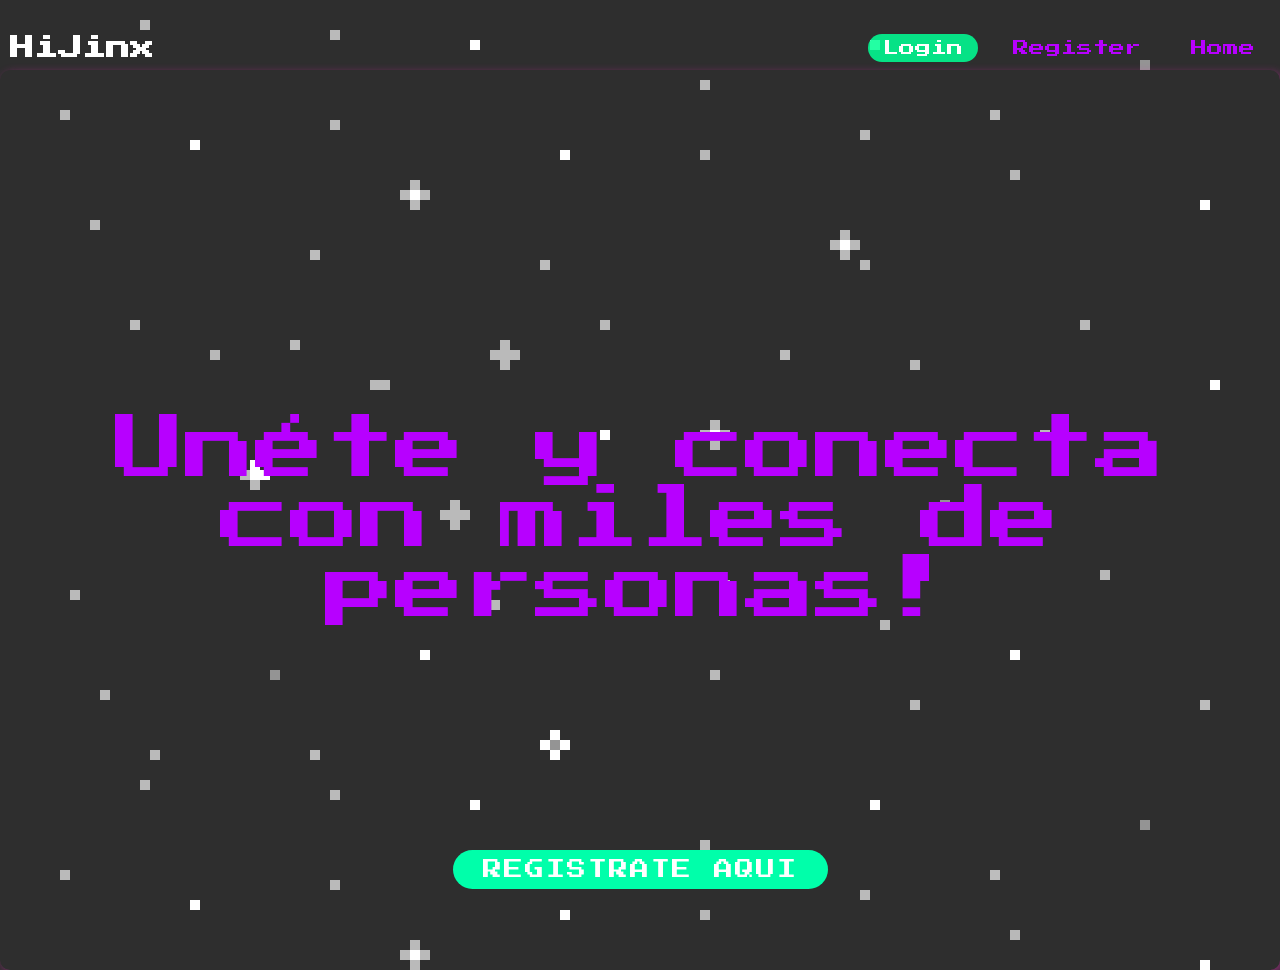
<file: html/index.html>
<!DOCTYPE html>
<html>
  <head>
    <meta charset="UTF-8">
    <meta http-equiv="X-UA-Compatible" content="IE=edge">
    <meta name="viewport" content="width=device-width, initial-scale=1.0">
    <title>HiJinx</title>
    <link href="https://fonts.googleapis.com/css2?family=Quantico&display=swap" rel="stylesheet"> 
    <link rel="stylesheet" href="../css/style_v2.css">
  </head>
  <body>
    <header id="header">
      <a href="#" class="logo">HiJinx</a>
      <ul>
        <li class="button" onclick="location='login.html'"><a href="#" class="active" >Login</a></li>
        <li class="button" onclick="location='crear cuenta.html'"><a href="#">Register</a></li>
        <li class="button" onclick="location='homepage.html'"><a href="#">Home</a></li>
      </ul>
    </header>
    <section>
      <p id="text">Unéte y conecta con miles de personas!</p> 
      <a href="#" id="btn" onclick="location='crear cuenta.html'">REGISTRATE AQUI</a>
    </section>
  <script src="../js/script.js"></script>
  </body>
</html>
</file>
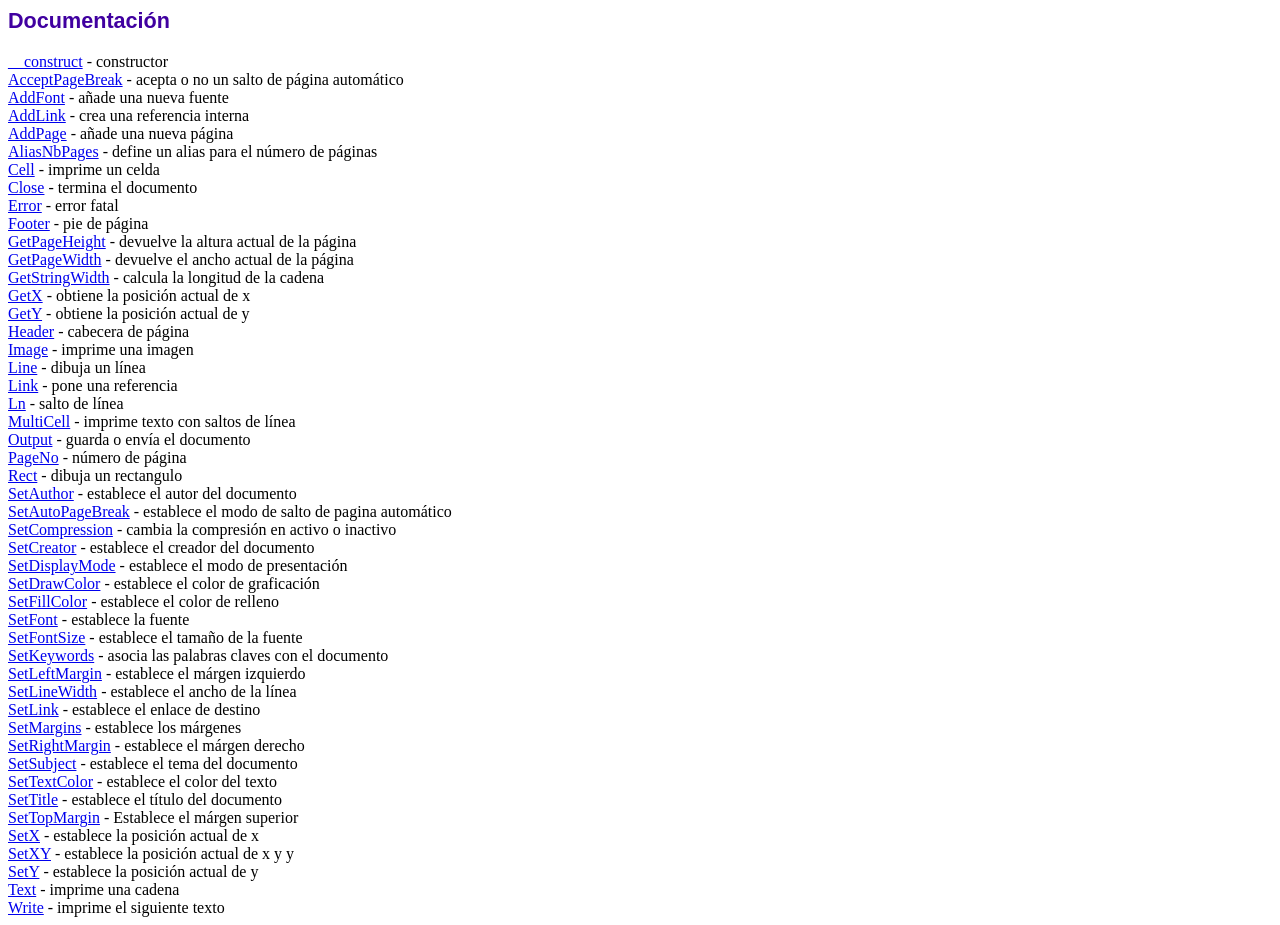
<file: lib/fpdf/doc/index.htm>
<!DOCTYPE html PUBLIC "-//W3C//DTD HTML 4.01 Transitional//EN">
<html>
<head>
<meta http-equiv="Content-Type" content="text/html; charset=UTF-8">
<title>Documentación</title>
<link type="text/css" rel="stylesheet" href="../fpdf.css">
</head>
<body>
<h1>Documentación</h1>
<a href="__construct.htm">__construct</a> - constructor<br>
<a href="acceptpagebreak.htm">AcceptPageBreak</a> - acepta o no un salto de página automático<br>
<a href="addfont.htm">AddFont</a> - añade una nueva fuente<br>
<a href="addlink.htm">AddLink</a> - crea una referencia interna<br>
<a href="addpage.htm">AddPage</a> - añade una nueva página<br>
<a href="aliasnbpages.htm">AliasNbPages</a> - define un alias para el número de páginas<br>
<a href="cell.htm">Cell</a> - imprime un celda<br>
<a href="close.htm">Close</a> - termina el documento<br>
<a href="error.htm">Error</a> - error fatal<br>
<a href="footer.htm">Footer</a> - pie de página<br>
<a href="getpageheight.htm">GetPageHeight</a> - devuelve la altura actual de la página<br>
<a href="getpagewidth.htm">GetPageWidth</a> - devuelve el ancho actual de la página<br>
<a href="getstringwidth.htm">GetStringWidth</a> - calcula la longitud de la cadena<br>
<a href="getx.htm">GetX</a> - obtiene la posición actual de x<br>
<a href="gety.htm">GetY</a> - obtiene la posición actual de y<br>
<a href="header.htm">Header</a> - cabecera de página<br>
<a href="image.htm">Image</a> - imprime una imagen<br>
<a href="line.htm">Line</a> - dibuja un línea<br>
<a href="link.htm">Link</a> - pone una referencia<br>
<a href="ln.htm">Ln</a> - salto de línea<br>
<a href="multicell.htm">MultiCell</a> - imprime texto con saltos de línea<br>
<a href="output.htm">Output</a> - guarda o envía el documento<br>
<a href="pageno.htm">PageNo</a> - número de página<br>
<a href="rect.htm">Rect</a> - dibuja un rectangulo<br>
<a href="setauthor.htm">SetAuthor</a> - establece el autor del documento<br>
<a href="setautopagebreak.htm">SetAutoPageBreak</a> - establece el modo de salto de pagina automático<br>
<a href="setcompression.htm">SetCompression</a> - cambia la compresión en activo o inactivo<br>
<a href="setcreator.htm">SetCreator</a> - establece el creador del documento<br>
<a href="setdisplaymode.htm">SetDisplayMode</a> - establece el modo de presentación<br>
<a href="setdrawcolor.htm">SetDrawColor</a> - establece el color de graficación<br>
<a href="setfillcolor.htm">SetFillColor</a> - establece el color de relleno<br>
<a href="setfont.htm">SetFont</a> - establece la fuente<br>
<a href="setfontsize.htm">SetFontSize</a> - establece el tamaño de la fuente<br>
<a href="setkeywords.htm">SetKeywords</a> - asocia las palabras claves con el documento<br>
<a href="setleftmargin.htm">SetLeftMargin</a> - establece el márgen izquierdo<br>
<a href="setlinewidth.htm">SetLineWidth</a> - establece el ancho de la línea<br>
<a href="setlink.htm">SetLink</a> - establece el enlace de destino<br>
<a href="setmargins.htm">SetMargins</a> - establece los márgenes<br>
<a href="setrightmargin.htm">SetRightMargin</a> - establece el márgen derecho<br>
<a href="setsubject.htm">SetSubject</a> - establece el tema del documento<br>
<a href="settextcolor.htm">SetTextColor</a> - establece el color del texto<br>
<a href="settitle.htm">SetTitle</a> - establece el título del documento<br>
<a href="settopmargin.htm">SetTopMargin</a> - Establece el márgen superior<br>
<a href="setx.htm">SetX</a> - establece la posición actual de x<br>
<a href="setxy.htm">SetXY</a> - establece la posición actual de x y y<br>
<a href="sety.htm">SetY</a> - establece la posición actual de y<br>
<a href="text.htm">Text</a> - imprime una cadena<br>
<a href="write.htm">Write</a> - imprime el siguiente texto<br>
</body>
</html>
</file>
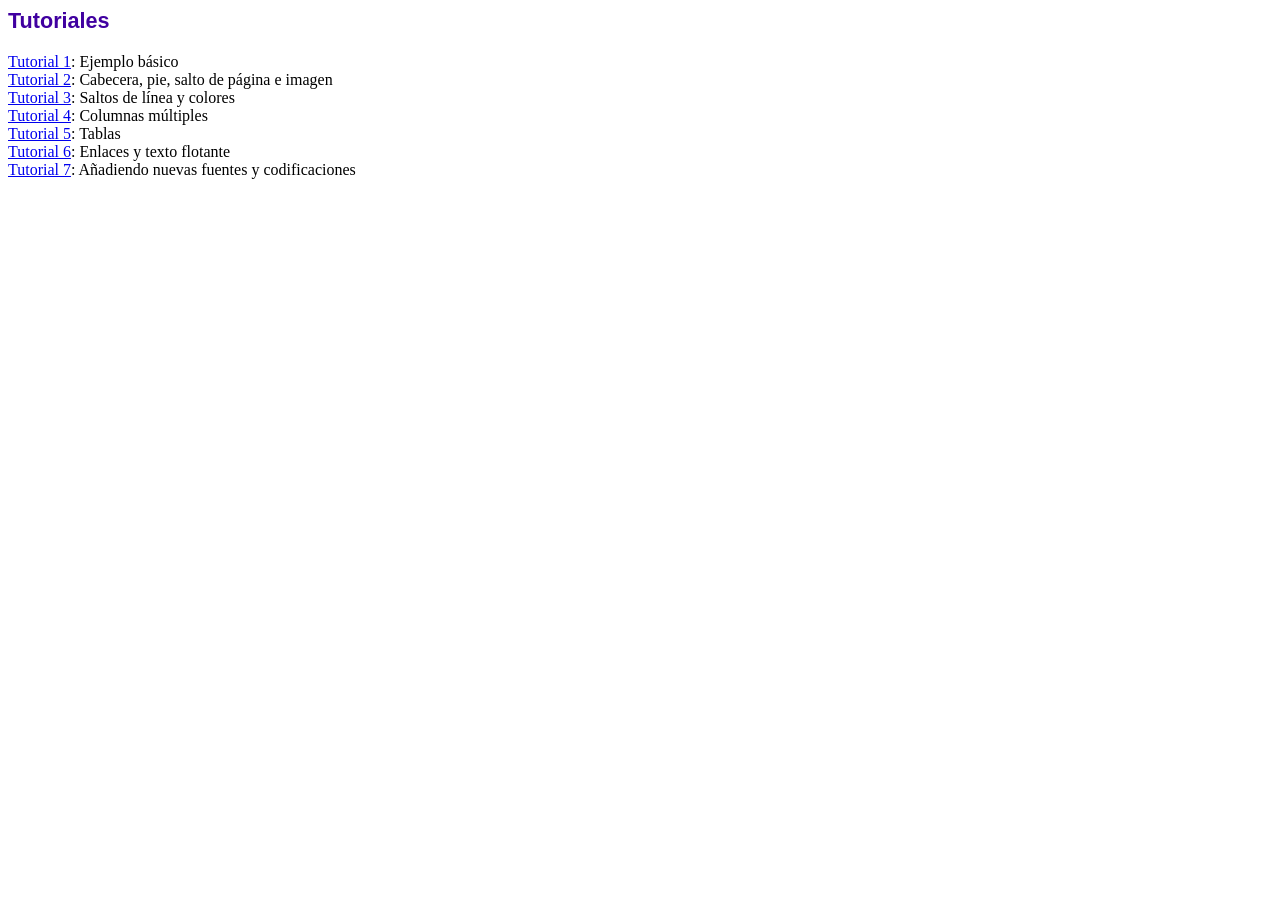
<file: lib/fpdf/tutorial/index.htm>
<!DOCTYPE html PUBLIC "-//W3C//DTD HTML 4.01 Transitional//EN">
<html>
<head>
<meta http-equiv="Content-Type" content="text/html; charset=UTF-8">
<title>Tutoriales</title>
<link type="text/css" rel="stylesheet" href="../fpdf.css">
</head>
<body>
<h1>Tutoriales</h1>
<ul style="list-style-type:none; margin-left:0; padding-left:0">
<li><a href="tuto1.htm">Tutorial 1</a>: Ejemplo básico</li>
<li><a href="tuto2.htm">Tutorial 2</a>: Cabecera, pie, salto de página e imagen</li>
<li><a href="tuto3.htm">Tutorial 3</a>: Saltos de línea y colores</li>
<li><a href="tuto4.htm">Tutorial 4</a>: Columnas múltiples</li>
<li><a href="tuto5.htm">Tutorial 5</a>: Tablas</li>
<li><a href="tuto6.htm">Tutorial 6</a>: Enlaces y texto flotante</li>
<li><a href="tuto7.htm">Tutorial 7</a>: Añadiendo nuevas fuentes y codificaciones</li>
</ul>
</body>
</html>
</file>
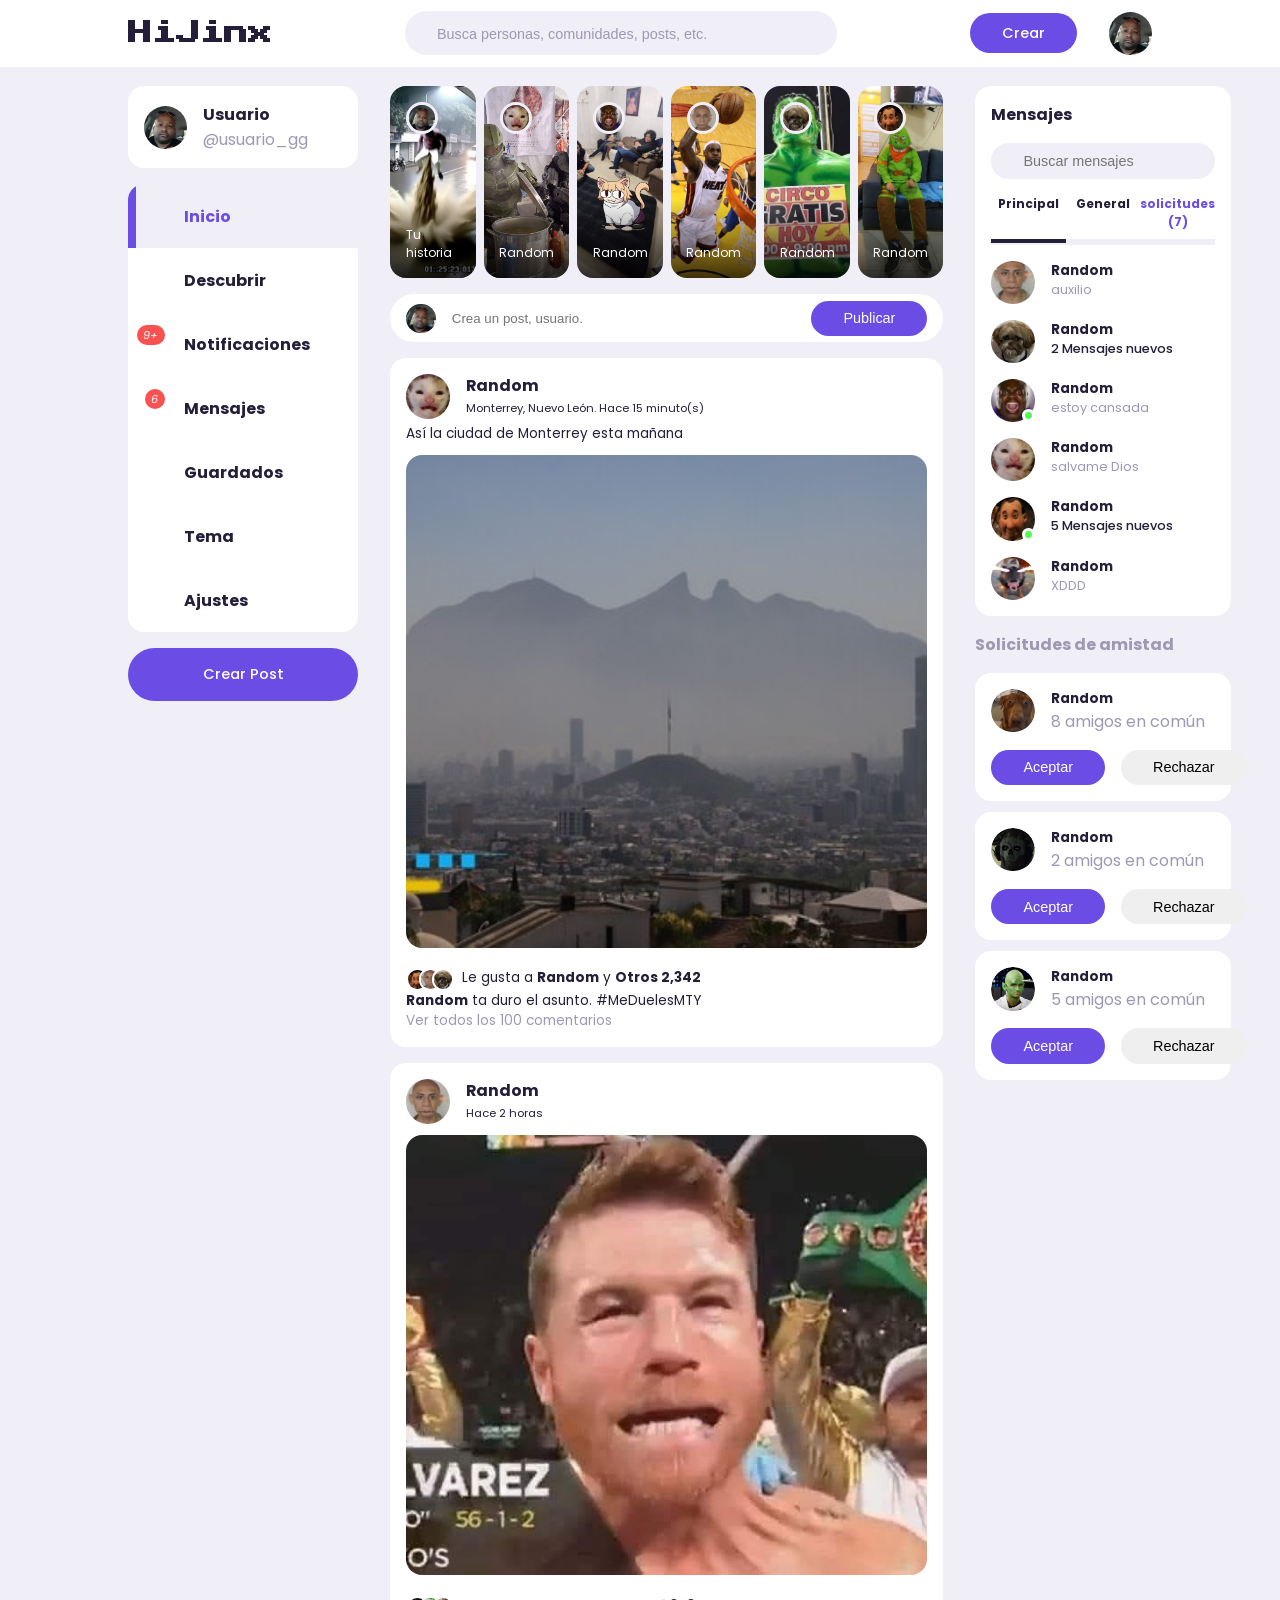
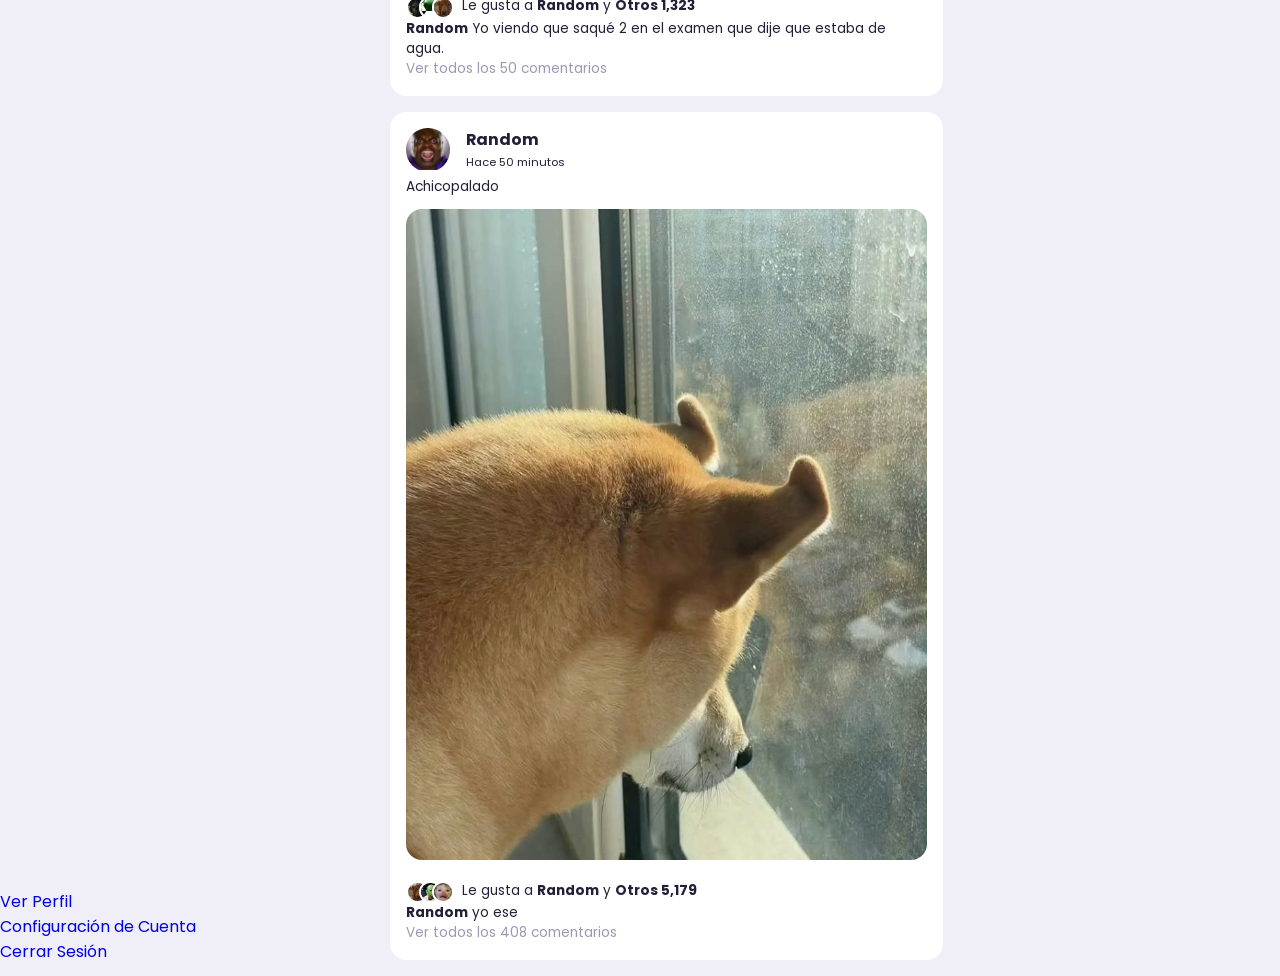
<file: html/homepage.html>
<!DOCTYPE html>
<html lang="en">

<head>
    <meta charset="UTF-8">
    <meta http-equiv="X-UA-Compatible" content="IE=edge">
    <meta name="viewport" content="width=device-width, initial-scale=1.0">
    <title>HiJinx - Proyecto BDM y WEB II por Victor y Rebeca</title>
    <link href="https://fonts.googleapis.com/css2?family=Quantico&display=swap" rel="stylesheet">
    <!-- IconScout CDN -->
    <link rel="stylesheet" href="https://unicons.iconscout.com/release/v2.1.6/css/unicons.css">
    <!-- Stylesheet -->
    <link rel="stylesheet" href="../css/style.css">
</head>

<body>
    <nav>
        <div class="container">
            <h2 class="logo">
                HiJinx
            </h2>
            <div class="search-bar">
                <i class="uil uil-search"></i>
                <input type="search" placeholder="Busca personas, comunidades, posts, etc.">
            </div>
            <div class="create">
                <label class="btn btn-primary" for="create-post">Crear</label>
                <div class="profile-photo" style="cursor:pointer" id="user-top-photo">
                    <img src="../assets/profile_pics/profile-1.png" alt="">
                </div>
            </div>
        </div>
    </nav>

    <!-------------------------------- MAIN ----------------------------------->
    <main>
        <div class="container">
            <!----------------- IZQUIERDA -------------------->
            <div class="left">
                <a class="profile">
                    <div class="profile-photo">
                        <img src="../assets/profile_pics/profile-1.png" alt="">
                    </div>
                    <div class="handle">
                        <h4>Usuario</h4>
                        <p class="text-muted">
                            @usuario_gg
                        </p>
                    </div>
                </a>

                <!----------------- SIDEBAR -------------------->
                <div class="sidebar">
                    <a class="menu-item active">
                        <span><i class="uil uil-home"></i></span>
                        <h3>Inicio</h3>
                    </a>
                    <a class="menu-item">
                        <span><i class="uil uil-compass"></i></span>
                        <h3>Descubrir</h3>
                    </a>
                    <a class="menu-item" id="notifications">
                        <span><i class="uil uil-bell"><small class="notification-count">9+</small></i></span>
                        <h3>Notificaciones</h3>
                        <!--------------- BARRA DE NOTIS --------------->
                        <div class="notifications-popup">
                            <div>
                                <div class="profile-photo">
                                    <img src="../assets/profile_pics/profile-2.jpg" alt="">
                                </div>
                                <div class="notification-body">
                                    <b>Algun random</b> aceptó tu solicitud de amistad
                                    <small class="text-muted">Hace 2 día(s)</small>
                                </div>
                            </div>
                            <div>
                                <div class="profile-photo">
                                    <img src="../assets/profile_pics/profile-3.jpg">
                                </div>
                                <div class="notification-body">
                                    <b>Otro random</b> comentó en tu post
                                    <small class="text-muted">Hace 1 hora</small>
                                </div>
                            </div>
                            <div>
                                <div class="profile-photo">
                                    <img src="../assets/profile_pics/profile-4.jpg">
                                </div>
                                <div class="notification-body">
                                    <b>Random 3</b> y <b>Otros 283</b> les gustó tu post
                                    <small class="text-muted">Hace 4 minutos</small>
                                </div>
                            </div>
                            <div>
                                <div class="profile-photo">
                                    <img src="../assets/profile_pics/profile-5.jpeg">
                                </div>
                                <div class="notification-body">
                                    <b>Random 4</b> comentó en un post donde se te etiquetó
                                    <small class="text-muted">Hace 2 día(s)</small>
                                </div>
                            </div>
                            <div>
                                <div class="profile-photo">
                                    <img src="../assets/profile_pics/profile-6.png">
                                </div>
                                <div class="notification-body">
                                    <b>Random 5</b> comentó en un post donde se te etiquetó
                                    <small class="text-muted">Hace 1 hora</small>
                                </div>
                            </div>
                            <div>
                                <div class="profile-photo">
                                    <img src="../assets/profile_pics/profile-7.png">
                                </div>
                                <div class="notification-body">
                                    <b>Random 6</b> comento en un post donde se te etiquetó
                                    <small class="text-muted">Hace 1 hora</small>
                                </div>
                            </div>
                        </div>
                        <!--------------- SE TERMINA LA BARRA DE NOTIS --------------->
                    </a>
                    <a class="menu-item" id="messages-notifications">
                        <span><i class="uil uil-envelope-alt"><small class="notification-count">6</small></i></span>
                        <h3>Mensajes</h3>
                    </a>
                    <a class="menu-item">
                        <span><i class="uil uil-bookmark"></i></span>
                        <h3>Guardados</h3>
                    </a>
                    <a class="menu-item" id="theme">
                        <span><i class="uil uil-palette"></i></span>
                        <h3>Tema</h3>
                    </a>
                    <a class="menu-item" id="settings">
                        <span><i class="uil uil-setting"></i></span>
                        <h3>Ajustes</h3>
                    </a>
                </div>
                <!----------------- BARRA DE ALADO XD -------------------->
                <label class="btn btn-primary" for="create-post">Crear Post</label>
            </div>

            <!-----------------TOP PAGE -------------------->
            <div class="middle">
                <!----------------- HISTORIAS -------------------->
                <div class="stories">
                    <div class="story">
                        <div class="profile-photo">
                            <img src="../assets/profile_pics/profile-1.png">
                        </div>
                        <p class="name">Tu historia</p>
                    </div>
                    <div class="story">
                        <div class="profile-photo">
                            <img src="../assets/profile_pics/profile-2.jpg">
                        </div>
                        <p class="name">Random</p>
                    </div>
                    <div class="story">
                        <div class="profile-photo">
                            <img src="../assets/profile_pics/profile-7.png">
                        </div>
                        <p class="name">Random</p>
                    </div>
                    <div class="story">
                        <div class="profile-photo">
                            <img src="../assets/profile_pics/profile-4.jpg">
                        </div>
                        <p class="name">Random</p>
                    </div>
                    <div class="story">
                        <div class="profile-photo">
                            <img src="../assets/profile_pics/profile-6.png">
                        </div>
                        <p class="name">Random</p>
                    </div>
                    <div class="story">
                        <div class="profile-photo">
                            <img src="../assets/profile_pics/profile-3.jpg">
                        </div>
                        <p class="name">Random</p>
                    </div>
                </div>
                <!----------------- FIN DE HISTORIAS -------------------->
                <form action="" class="create-post">
                    <div class="profile-photo">
                        <img src="../assets/profile_pics/profile-1.png">
                    </div>
                    <input type="text" placeholder="Crea un post, usuario." id="create-post">
                    <input type="submit" value="Publicar" class="btn btn-primary">
                </form>
                <!----------------- FEEDS -------------------->
                <div class="feeds">
                    <!----------------- FEED 1 -------------------->
                    <div class="feed">
                        <div class="head">
                            <div class="user">
                                <div class="profile-photo">
                                    <img src="../assets/profile_pics/profile-2.jpg">
                                </div>
                                <div class="info">
                                    <h3>Random</h3>
                                    <small>Monterrey, Nuevo León. Hace 15 minuto(s)</small>
                                </div>
                            </div>
                            <span class="edit">
                                <i class="uil uil-ellipsis-h"></i>
                            </span>
                        </div>
                        <div class="description">
                            <p>Así la ciudad de Monterrey esta mañana</p>
                        </div>
                        <div class="photo">
                            <img src="../assets/post_img/post-1.jpg">
                        </div>

                        <div class="action-buttons">
                            <div class="interaction-buttons">
                                <span><i class="uil uil-heart"></i></span>
                                <span><i class="uil uil-comment-dots"></i></span>
                                <span><i class="uil uil-share-alt"></i></span>
                            </div>
                            <div class="bookmark">
                                <span><i class="uil uil-bookmark-full"></i></span>
                            </div>
                        </div>

                        <div class="liked-by">
                            <span><img src="../assets/profile_pics/profile-3.jpg"></span>
                            <span><img src="../assets/profile_pics/profile-4.jpg"></span>
                            <span><img src="../assets/profile_pics/profile-6.png"></span>
                            <p>Le gusta a <b>Random</b> y <b>Otros 2,342</b></p>
                        </div>

                        <div class="caption">
                            <p><b>Random</b> ta duro el asunto.
                                <span class="harsh-tag">#MeDuelesMTY</span>
                            </p>
                        </div>

                        <div class="comments text-muted">
                            Ver todos los 100 comentarios
                        </div>
                    </div>
                    <!----------------- FIN DE FEED 1 -------------------->

                    <!----------------- FEED 2 -------------------->
                    <div class="feed">
                        <div class="head">
                            <div class="user">
                                <div class="profile-photo">
                                    <img src="../assets/profile_pics/profile-4.jpg">
                                </div>
                                <div class="info">
                                    <h3>Random</h3>
                                    <small>Hace 2 horas</small>
                                </div>
                            </div>
                            <span class="edit">
                                <i class="uil uil-ellipsis-h"></i>
                            </span>
                        </div>
                        <div class="description">
                            <p></p>
                        </div>
                        <div class="photo">
                            <img src="../assets/post_img/post-2.jpg">
                        </div>

                        <div class="action-buttons">
                            <div class="interaction-buttons">
                                <span><i class="uil uil-heart"></i></span>
                                <span><i class="uil uil-comment-dots"></i></span>
                                <span><i class="uil uil-share-alt"></i></span>
                            </div>
                            <div class="bookmark">
                                <span><i class="uil uil-bookmark-full"></i></span>
                            </div>
                        </div>

                        <div class="liked-by">
                            <span><img src="../assets/profile_pics/profile-11.jpg"></span>
                            <span><img src="../assets/profile_pics/profile-5.jpeg"></span>
                            <span><img src="../assets/profile_pics/profile-12.jpg"></span>
                            <p>Le gusta a <b>Random</b> y <b>Otros 1,323</b></p>
                        </div>

                        <div class="caption">
                            <p><b>Random</b> Yo viendo que saqué 2 en el examen que dije que estaba de agua.
                                <span class="harsh-tag"></span>
                            </p>
                        </div>

                        <div class="comments text-muted">
                            Ver todos los 50 comentarios
                        </div>
                    </div>
                    <!----------------- FIN DE FEED 2 -------------------->

                    <!----------------- FEED 3 -------------------->
                    <div class="feed">
                        <div class="head">
                            <div class="user">
                                <div class="profile-photo">
                                    <img src="../assets/profile_pics/profile-7.png">
                                </div>
                                <div class="info">
                                    <h3>Random</h3>
                                    <small>Hace 50 minutos</small>
                                </div>
                            </div>
                            <span class="edit">
                                <i class="uil uil-ellipsis-h"></i>
                            </span>
                        </div>
                        <div class="description">
                            <p>Achicopalado</p>
                        </div>
                        <div class="photo">
                            <img src="../assets/post_img/post-3.jpg">
                        </div>

                        <div class="action-buttons">
                            <div class="interaction-buttons">
                                <span><i class="uil uil-heart"></i></span>
                                <span><i class="uil uil-comment-dots"></i></span>
                                <span><i class="uil uil-share-alt"></i></span>
                            </div>
                            <div class="bookmark">
                                <span><i class="uil uil-bookmark-full"></i></span>
                            </div>
                        </div>

                        <div class="liked-by">
                            <span><img src="../assets/profile_pics/profile-12.jpg"></span>
                            <span><img src="../assets/profile_pics/profile-9.jpg"></span>
                            <span><img src="../assets/profile_pics/profile-2.jpg"></span>
                            <p>Le gusta a <b>Random</b> y <b>Otros 5,179</b></p>
                        </div>

                        <div class="caption">
                            <p><b>Random</b> yo ese
                                <span class="harsh-tag"></span>
                            </p>
                        </div>

                        <div class="comments text-muted">
                            Ver todos los 408 comentarios
                        </div>
                    </div>
                    <!----------------- FIN DE FEED 3 -------------------->
                </div>
                <!----------------- FIN DE FEEDS -------------------->
            </div>
            <!----------------- FIN DE MEDIO -------------------->

            <!----------------- DERECHA -------------------->
            <div class="right">
                <!------- MENSAJES ------->
                <div class="messages">
                    <div class="heading">
                        <h4>Mensajes</h4>
                        <i class="uil uil-edit"></i>
                    </div>
                    <!------- BARRA BUSQUEDA ------->
                    <div class="search-bar">
                        <i class="uil uil-search"></i>
                        <input type="search" placeholder="Buscar mensajes" id="message-search">
                    </div>
                    <!------- MENSAJES CATEGORIA ------->
                    <div class="category">
                        <h6 class="active">Principal</h6>
                        <h6>General</h6>
                        <h6 class="message-requests">solicitudes (7)</h6>
                    </div>
                    <!------- MENSAJES ------->
                    <a class="message"><!--probar como funciona con div y un link(a)-->
                        <div class="profile-photo">
                            <img src="../assets/profile_pics/profile-4.jpg">
                        </div>
                        <div class="message-body">
                            <h5>Random</h5>
                            <p class="text-muted">auxilio</p>
                        </div>
                    </a>
                    <!------- MENSAJES ------->
                    <div class="message">
                        <div class="profile-photo">
                            <img src="../assets/profile_pics/profile-6.png">
                        </div>
                        <div class="message-body">
                            <h5>Random</h5>
                            <p class="text-bold">2 Mensajes nuevos</p>
                        </div>
                    </div>
                    <!------- MENSAJES ------->
                    <div class="message">
                        <div class="profile-photo">
                            <img src="../assets/profile_pics/profile-7.png">
                            <div class="active"></div>
                        </div>
                        <div class="message-body">
                            <h5>Random</h5>
                            <p class="text-muted">estoy cansada</p>
                        </div>
                    </div>
                    <!------- MENSAJES ------->
                    <div class="message">
                        <div class="profile-photo">
                            <img src="../assets/profile_pics/profile-2.jpg">
                        </div>
                        <div class="message-body">
                            <h5>Random</h5>
                            <p class="text-muted">salvame Dios</p>
                        </div>
                    </div>
                    <!------- MENSAJES ------->
                    <div class="message">
                        <div class="profile-photo">
                            <img src="../assets/profile_pics/profile-3.jpg">
                            <div class="active"></div>
                        </div>
                        <div class="message-body">
                            <h5>Random</h5>
                            <p class="text-bold">5 Mensajes nuevos</p>
                        </div>
                    </div>
                    <!------- MENSAJES ------->
                    <div class="message">
                        <div class="profile-photo">
                            <img src="../assets/profile_pics/profile-8.png">
                        </div>
                        <div class="message-body">
                            <h5>Random</h5>
                            <p class="text-muted">XDDD</p>
                        </div>
                    </div>
                </div>
                <!------- FIN DE MENSAJES ------->

                <!------- SOLICITUDES ------->
                <div class="friend-requests">
                    <h4>Solicitudes de amistad</h4>
                    <div class="request">
                        <div class="info">
                            <div class="profile-photo">
                                <img src="../assets/profile_pics/profile-12.jpg">
                            </div>
                            <div>
                                <h5>Random</h5>
                                <p class="text-muted">8 amigos en común</p>
                            </div>
                        </div>
                        <div class="action">
                            <button class="btn btn-primary">
                                Aceptar
                            </button>
                            <button class="btn">
                                Rechazar
                            </button>
                        </div>
                    </div>
                    <div class="request">
                        <div class="info">
                            <div class="profile-photo">
                                <img src="../assets/profile_pics/profile-11.jpg">
                            </div>
                            <div>
                                <h5>Random</h5>
                                <p class="text-muted">2 amigos en común</p>
                            </div>
                        </div>
                        <div class="action">
                            <button class="btn btn-primary">
                                Aceptar
                            </button>
                            <button class="btn">
                                Rechazar
                            </button>
                        </div>
                    </div>
                    <div class="request">
                        <div class="info">
                            <div class="profile-photo">
                                <img src="../assets/profile_pics/profile-9.jpg">
                            </div>
                            <div>
                                <h5>Random</h5>
                                <p class="text-muted">5 amigos en común</p>
                            </div>
                        </div>
                        <div class="action">
                            <button class="btn btn-primary">
                                Aceptar
                            </button>
                            <button class="btn">
                                Rechazar
                            </button>
                        </div>
                    </div>
                </div>
            </div>
            <!----------------- FIN DE DERECHA -------------------->
        </div>
    </main>

    <!----------------- CUSTOM DEL TEMA -------------------->
    <div class="customize-theme">
        <div class="card">
            <h2>Personaliza la apariencia</h2>
            <p class="text-muted">Elige el tamaño de la fuente, color y fondo</p>

            <!----------- TAMANO FUENTE ----------->
            <div class="font-size">
                <h4>Tamaño de la fuente</h4>
                <div>
                    <h6>Aa</h6>
                    <div class="choose-size">
                        <span class="font-size-1"></span>
                        <span class="font-size-2 active"></span>
                        <span class="font-size-3"></span>
                        <span class="font-size-4"></span>
                        <span class="font-size-5"></span>
                    </div>
                    <h3>Aa</h3>
                </div>
            </div>

            <!----------- COLORES PRIMARIOS ----------->
            <div class="color">
                <h4>Color</h4>
                <div class="choose-color">
                    <span class="color-1 active"></span>
                    <span class="color-2"></span>
                    <span class="color-3"></span>
                    <span class="color-4"></span>
                    <span class="color-5"></span>
                </div>
            </div>

            <!----------- FONDO ----------->
            <div class="background">
                <h4>Fondo</h4>
                <div class="choose-bg">
                    <div class="bg-1 active">
                        <span></span>
                        <h5 for="bg-1">Claro</h5>
                    </div>
                    <div class="bg-2">
                        <span></span>
                        <h5 for="bg-2">Nocturno</h5>
                    </div>
                    <div class="bg-3">
                        <span></span>
                        <h5 for="bg-3">Oscuro</h5>
                    </div>
                </div>
            </div>
        </div>
    </div>
    <!----------------- MODAL DE AJUSTES --------------->
    <div class="settings-modal">
        <div class="card">
            <h2>Ajustes</h2><br>
            <ul>
                <li><p>Configuración de Notificaciones</p></li>
                <li><p>Administrar Bloqueos/Reportes</p></li>
                <li><p>Ver actividad Reciente</p></li>
                <li><p>Cerrar Sesión</p></li>
            </ul>
        </div>
    </div>
    <!----------------- MODAL DE PERFIL --------------->
    <div class="profile-modal">
        <div class="card">
            <ul>
                <li><a class="menu-item" href="#"><p>Ver Perfil</p></a></li>
                <li><a class="menu-item" href="#">Configuración de Cuenta</a></li>
                <li><a class="menu-item" href="index.html">Cerrar Sesión</a></li>
            </ul>
        </div>
    </div>
    <script src="../js/homepage.js"></script>
</body>

</html>
</file>
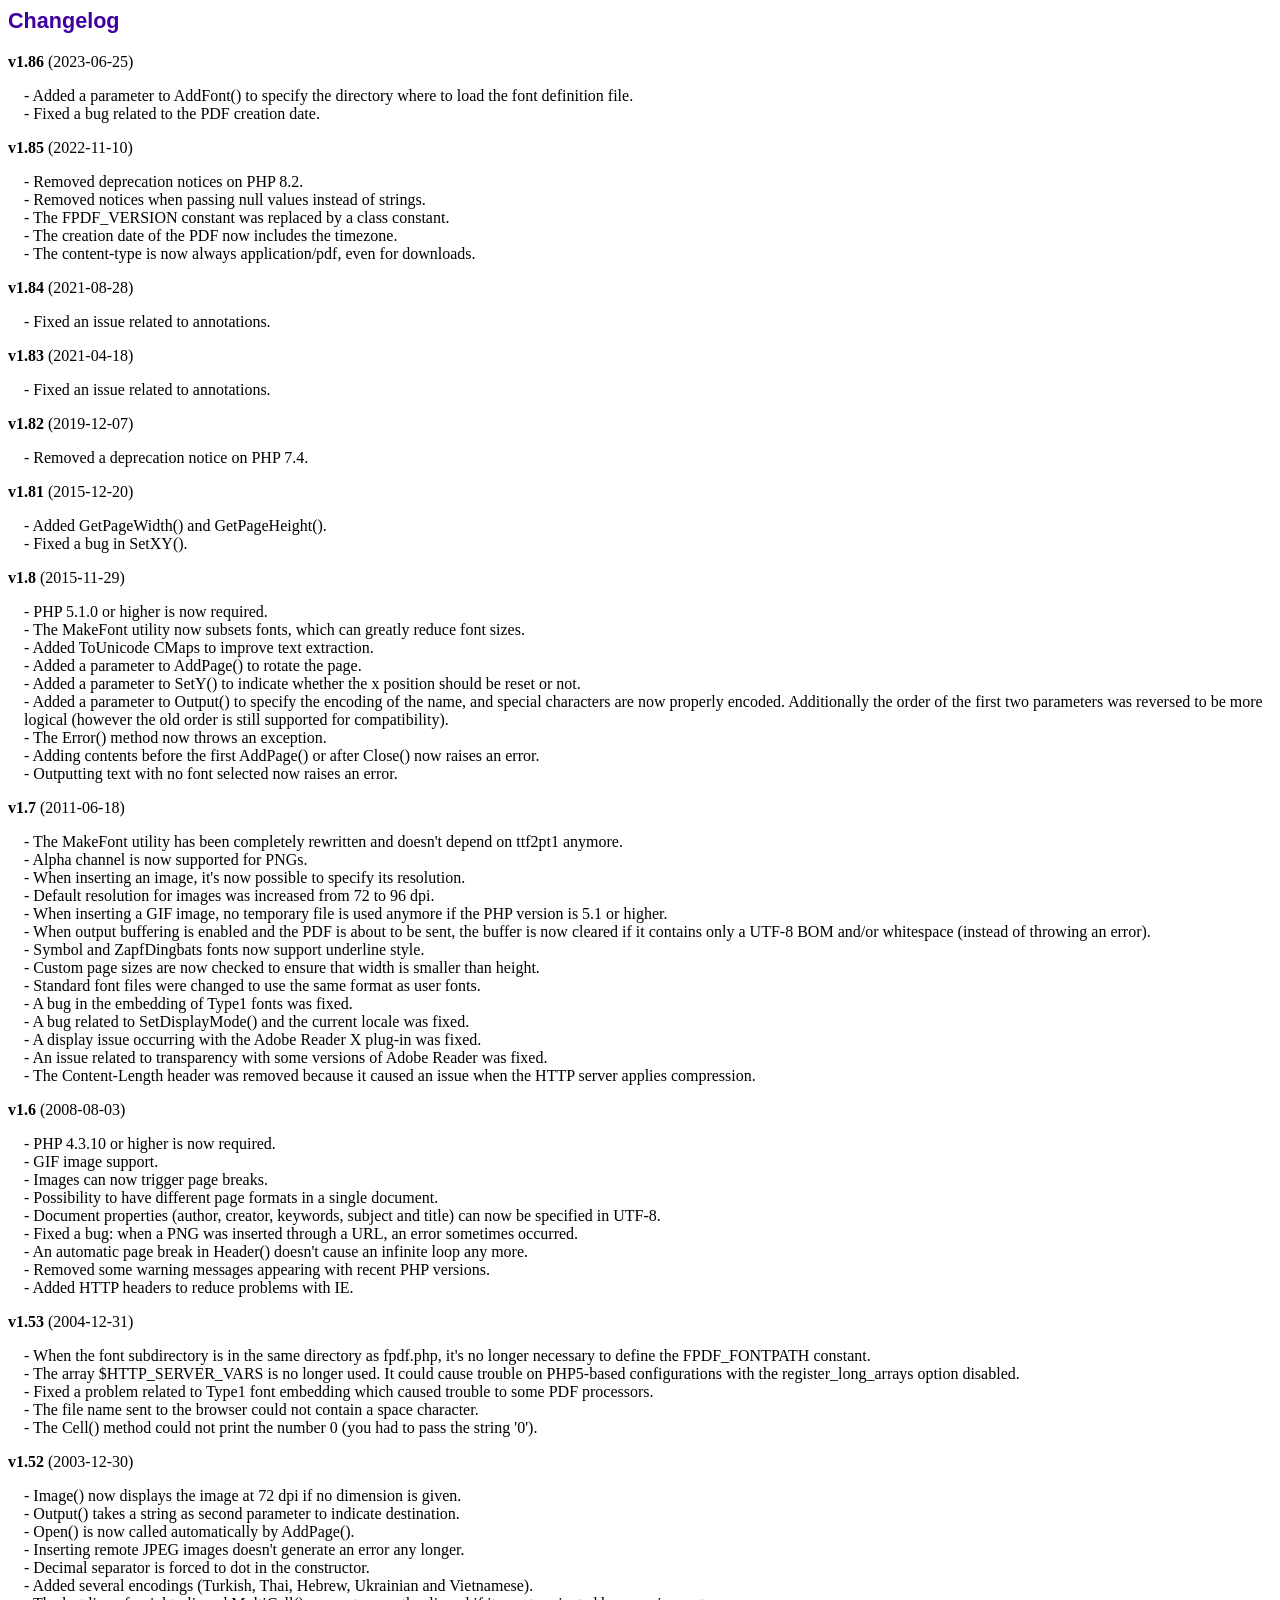
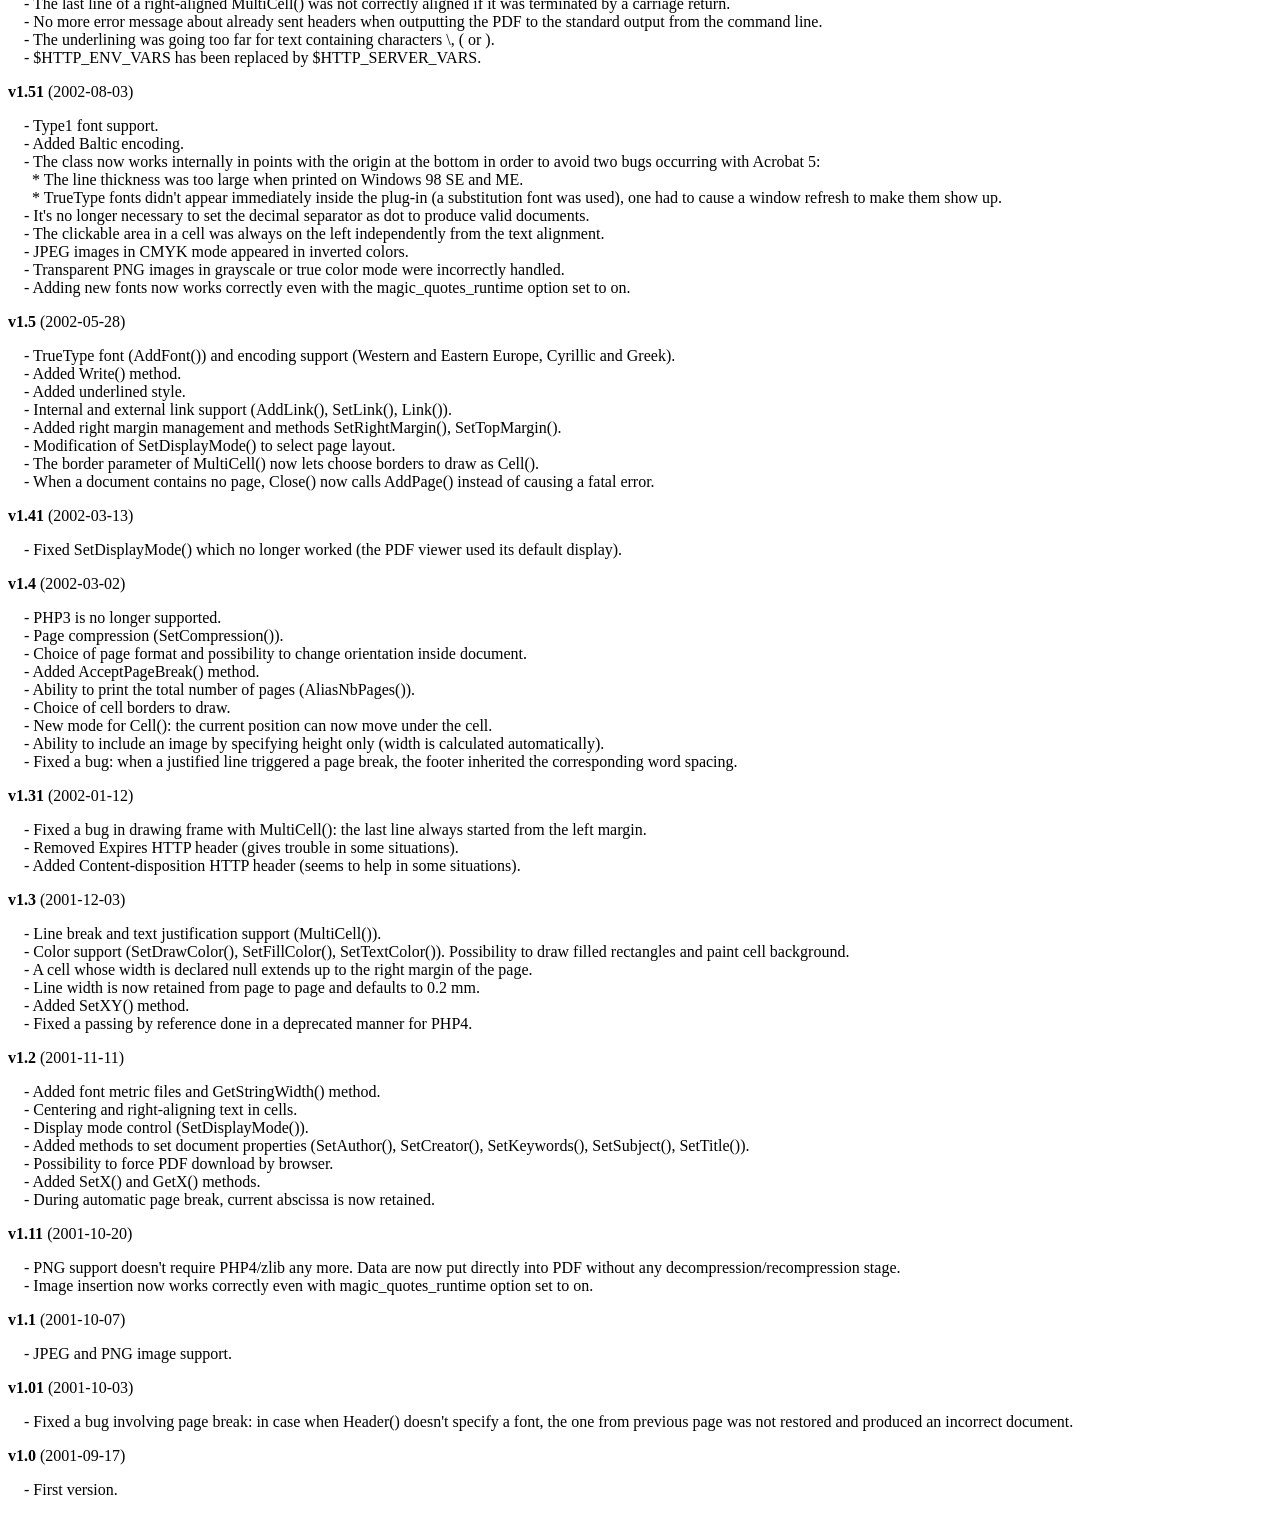
<file: lib/fpdf/changelog.htm>
<!DOCTYPE html PUBLIC "-//W3C//DTD HTML 4.01 Transitional//EN">
<html>
<head>
<meta http-equiv="Content-Type" content="text/html; charset=UTF-8">
<title>Changelog</title>
<link type="text/css" rel="stylesheet" href="fpdf.css">
<style type="text/css">
dd {margin:1em 0 1em 1em}
</style>
</head>
<body>
<h1>Changelog</h1>
<dl>
<dt><strong>v1.86</strong> (2023-06-25)</dt>
<dd>
- Added a parameter to AddFont() to specify the directory where to load the font definition file.<br>
- Fixed a bug related to the PDF creation date.<br>
</dd>
<dt><strong>v1.85</strong> (2022-11-10)</dt>
<dd>
- Removed deprecation notices on PHP 8.2.<br>
- Removed notices when passing null values instead of strings.<br>
- The FPDF_VERSION constant was replaced by a class constant.<br>
- The creation date of the PDF now includes the timezone.<br>
- The content-type is now always application/pdf, even for downloads.<br>
</dd>
<dt><strong>v1.84</strong> (2021-08-28)</dt>
<dd>
- Fixed an issue related to annotations.<br>
</dd>
<dt><strong>v1.83</strong> (2021-04-18)</dt>
<dd>
- Fixed an issue related to annotations.<br>
</dd>
<dt><strong>v1.82</strong> (2019-12-07)</dt>
<dd>
- Removed a deprecation notice on PHP 7.4.<br>
</dd>
<dt><strong>v1.81</strong> (2015-12-20)</dt>
<dd>
- Added GetPageWidth() and GetPageHeight().<br>
- Fixed a bug in SetXY().<br>
</dd>
<dt><strong>v1.8</strong> (2015-11-29)</dt>
<dd>
- PHP 5.1.0 or higher is now required.<br>
- The MakeFont utility now subsets fonts, which can greatly reduce font sizes.<br>
- Added ToUnicode CMaps to improve text extraction.<br>
- Added a parameter to AddPage() to rotate the page.<br>
- Added a parameter to SetY() to indicate whether the x position should be reset or not.<br>
- Added a parameter to Output() to specify the encoding of the name, and special characters are now properly encoded. Additionally the order of the first two parameters was reversed to be more logical (however the old order is still supported for compatibility).<br>
- The Error() method now throws an exception.<br>
- Adding contents before the first AddPage() or after Close() now raises an error.<br>
- Outputting text with no font selected now raises an error.<br>
</dd>
<dt><strong>v1.7</strong> (2011-06-18)</dt>
<dd>
- The MakeFont utility has been completely rewritten and doesn't depend on ttf2pt1 anymore.<br>
- Alpha channel is now supported for PNGs.<br>
- When inserting an image, it's now possible to specify its resolution.<br>
- Default resolution for images was increased from 72 to 96 dpi.<br>
- When inserting a GIF image, no temporary file is used anymore if the PHP version is 5.1 or higher.<br>
- When output buffering is enabled and the PDF is about to be sent, the buffer is now cleared if it contains only a UTF-8 BOM and/or whitespace (instead of throwing an error).<br>
- Symbol and ZapfDingbats fonts now support underline style.<br>
- Custom page sizes are now checked to ensure that width is smaller than height.<br>
- Standard font files were changed to use the same format as user fonts.<br>
- A bug in the embedding of Type1 fonts was fixed.<br>
- A bug related to SetDisplayMode() and the current locale was fixed.<br>
- A display issue occurring with the Adobe Reader X plug-in was fixed.<br>
- An issue related to transparency with some versions of Adobe Reader was fixed.<br>
- The Content-Length header was removed because it caused an issue when the HTTP server applies compression.<br>
</dd>
<dt><strong>v1.6</strong> (2008-08-03)</dt>
<dd>
- PHP 4.3.10 or higher is now required.<br>
- GIF image support.<br>
- Images can now trigger page breaks.<br>
- Possibility to have different page formats in a single document.<br>
- Document properties (author, creator, keywords, subject and title) can now be specified in UTF-8.<br>
- Fixed a bug: when a PNG was inserted through a URL, an error sometimes occurred.<br>
- An automatic page break in Header() doesn't cause an infinite loop any more.<br>
- Removed some warning messages appearing with recent PHP versions.<br>
- Added HTTP headers to reduce problems with IE.<br>
</dd>
<dt><strong>v1.53</strong> (2004-12-31)</dt>
<dd>
- When the font subdirectory is in the same directory as fpdf.php, it's no longer necessary to define the FPDF_FONTPATH constant.<br>
- The array $HTTP_SERVER_VARS is no longer used. It could cause trouble on PHP5-based configurations with the register_long_arrays option disabled.<br>
- Fixed a problem related to Type1 font embedding which caused trouble to some PDF processors.<br>
- The file name sent to the browser could not contain a space character.<br>
- The Cell() method could not print the number 0 (you had to pass the string '0').<br>
</dd>
<dt><strong>v1.52</strong> (2003-12-30)</dt>
<dd>
- Image() now displays the image at 72 dpi if no dimension is given.<br>
- Output() takes a string as second parameter to indicate destination.<br>
- Open() is now called automatically by AddPage().<br>
- Inserting remote JPEG images doesn't generate an error any longer.<br>
- Decimal separator is forced to dot in the constructor.<br>
- Added several encodings (Turkish, Thai, Hebrew, Ukrainian and Vietnamese).<br>
- The last line of a right-aligned MultiCell() was not correctly aligned if it was terminated by a carriage return.<br>
- No more error message about already sent headers when outputting the PDF to the standard output from the command line.<br>
- The underlining was going too far for text containing characters \, ( or ).<br>
- $HTTP_ENV_VARS has been replaced by $HTTP_SERVER_VARS.<br>
</dd>
<dt><strong>v1.51</strong> (2002-08-03)</dt>
<dd>
- Type1 font support.<br>
- Added Baltic encoding.<br>
- The class now works internally in points with the origin at the bottom in order to avoid two bugs occurring with Acrobat 5:<br>&nbsp;&nbsp;* The line thickness was too large when printed on Windows 98 SE and ME.<br>&nbsp;&nbsp;* TrueType fonts didn't appear immediately inside the plug-in (a substitution font was used), one had to cause a window refresh to make them show up.<br>
- It's no longer necessary to set the decimal separator as dot to produce valid documents.<br>
- The clickable area in a cell was always on the left independently from the text alignment.<br>
- JPEG images in CMYK mode appeared in inverted colors.<br>
- Transparent PNG images in grayscale or true color mode were incorrectly handled.<br>
- Adding new fonts now works correctly even with the magic_quotes_runtime option set to on.<br>
</dd>
<dt><strong>v1.5</strong> (2002-05-28)</dt>
<dd>
- TrueType font (AddFont()) and encoding support (Western and Eastern Europe, Cyrillic and Greek).<br>
- Added Write() method.<br>
- Added underlined style.<br>
- Internal and external link support (AddLink(), SetLink(), Link()).<br>
- Added right margin management and methods SetRightMargin(), SetTopMargin().<br>
- Modification of SetDisplayMode() to select page layout.<br>
- The border parameter of MultiCell() now lets choose borders to draw as Cell().<br>
- When a document contains no page, Close() now calls AddPage() instead of causing a fatal error.<br>
</dd>
<dt><strong>v1.41</strong> (2002-03-13)</dt>
<dd>
- Fixed SetDisplayMode() which no longer worked (the PDF viewer used its default display).<br>
</dd>
<dt><strong>v1.4</strong> (2002-03-02)</dt>
<dd>
- PHP3 is no longer supported.<br>
- Page compression (SetCompression()).<br>
- Choice of page format and possibility to change orientation inside document.<br>
- Added AcceptPageBreak() method.<br>
- Ability to print the total number of pages (AliasNbPages()).<br>
- Choice of cell borders to draw.<br>
- New mode for Cell(): the current position can now move under the cell.<br>
- Ability to include an image by specifying height only (width is calculated automatically).<br>
- Fixed a bug: when a justified line triggered a page break, the footer inherited the corresponding word spacing.<br>
</dd>
<dt><strong>v1.31</strong> (2002-01-12)</dt>
<dd>
- Fixed a bug in drawing frame with MultiCell(): the last line always started from the left margin.<br>
- Removed Expires HTTP header (gives trouble in some situations).<br>
- Added Content-disposition HTTP header (seems to help in some situations).<br>
</dd>
<dt><strong>v1.3</strong> (2001-12-03)</dt>
<dd>
- Line break and text justification support (MultiCell()).<br>
- Color support (SetDrawColor(), SetFillColor(), SetTextColor()). Possibility to draw filled rectangles and paint cell background.<br>
- A cell whose width is declared null extends up to the right margin of the page.<br>
- Line width is now retained from page to page and defaults to 0.2 mm.<br>
- Added SetXY() method.<br>
- Fixed a passing by reference done in a deprecated manner for PHP4.<br>
</dd>
<dt><strong>v1.2</strong> (2001-11-11)</dt>
<dd>
- Added font metric files and GetStringWidth() method.<br>
- Centering and right-aligning text in cells.<br>
- Display mode control (SetDisplayMode()).<br>
- Added methods to set document properties (SetAuthor(), SetCreator(), SetKeywords(), SetSubject(), SetTitle()).<br>
- Possibility to force PDF download by browser.<br>
- Added SetX() and GetX() methods.<br>
- During automatic page break, current abscissa is now retained.<br>
</dd>
<dt><strong>v1.11</strong> (2001-10-20)</dt>
<dd>
- PNG support doesn't require PHP4/zlib any more. Data are now put directly into PDF without any decompression/recompression stage.<br>
- Image insertion now works correctly even with magic_quotes_runtime option set to on.<br>
</dd>
<dt><strong>v1.1</strong> (2001-10-07)</dt>
<dd>
- JPEG and PNG image support.<br>
</dd>
<dt><strong>v1.01</strong> (2001-10-03)</dt>
<dd>
- Fixed a bug involving page break: in case when Header() doesn't specify a font, the one from previous page was not restored and produced an incorrect document.<br>
</dd>
<dt><strong>v1.0</strong> (2001-09-17)</dt>
<dd>
- First version.<br>
</dd>
</dl>
</body>
</html>
</file>
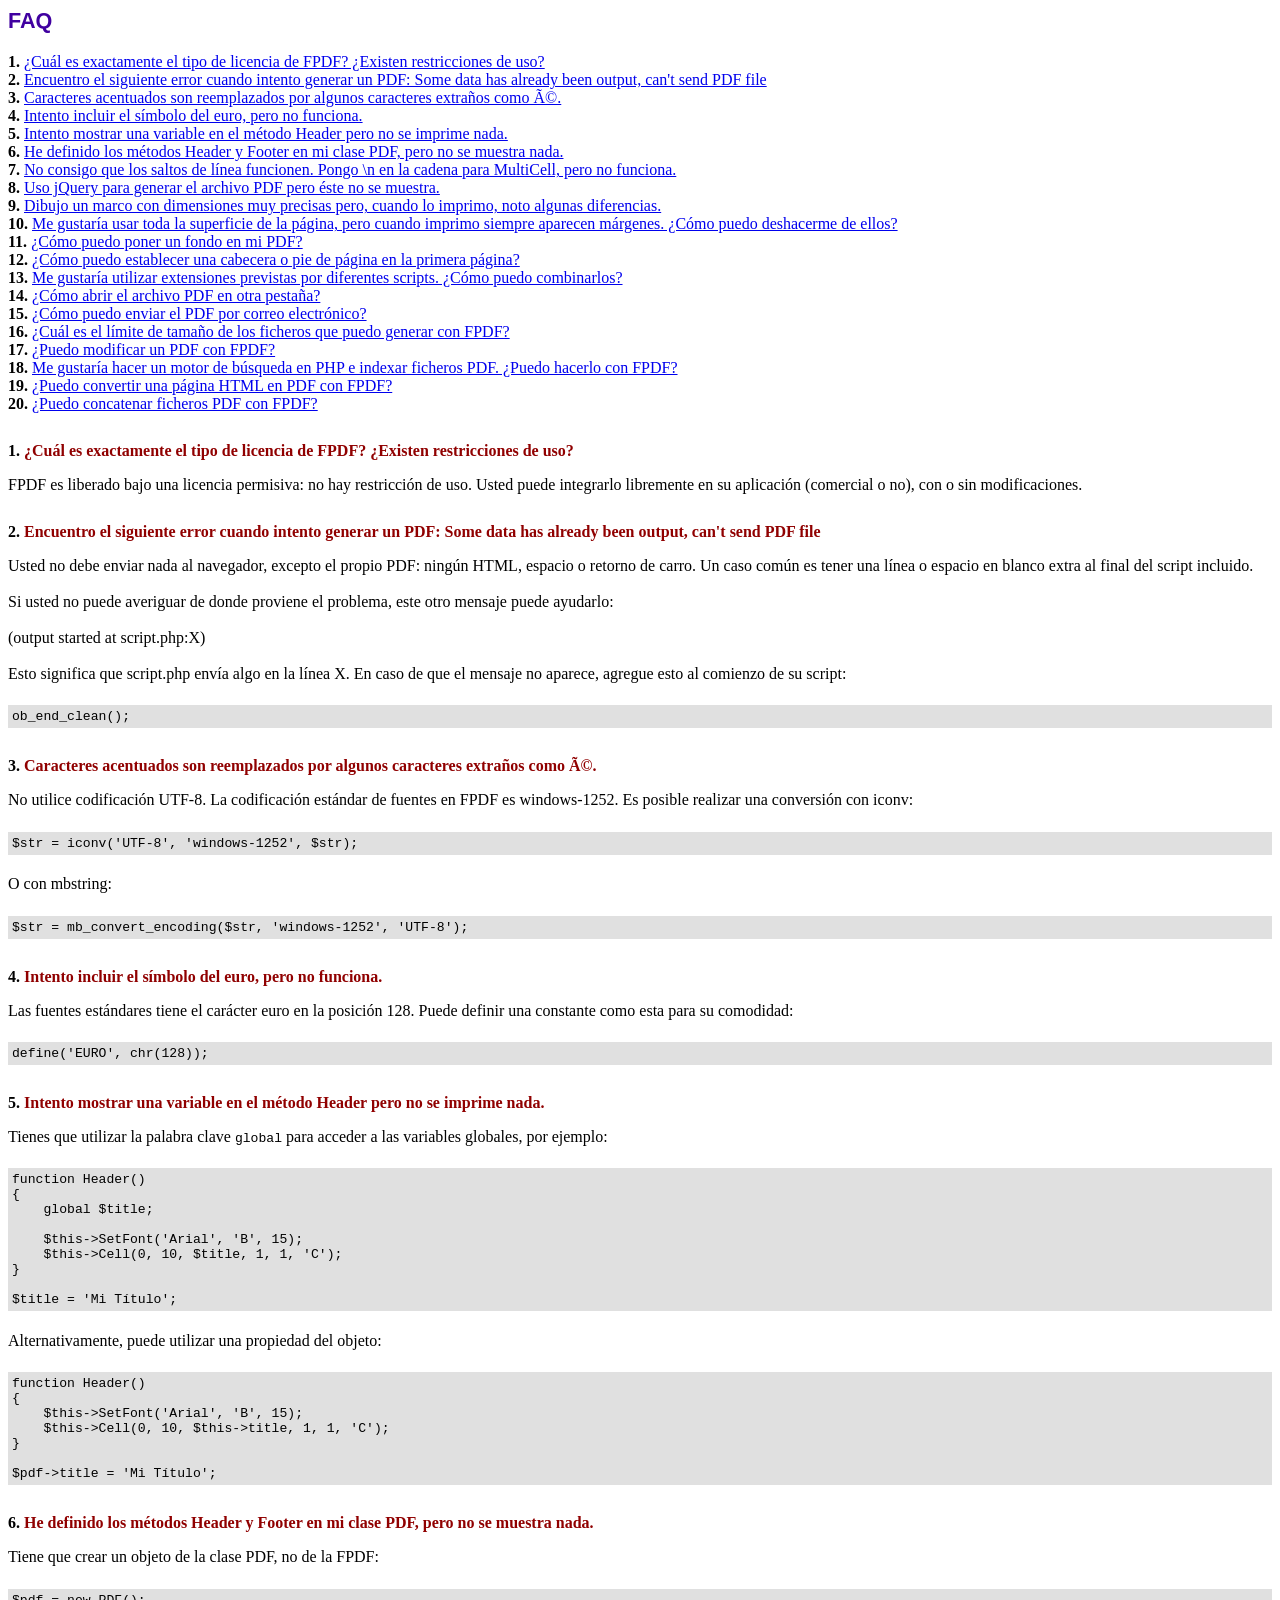
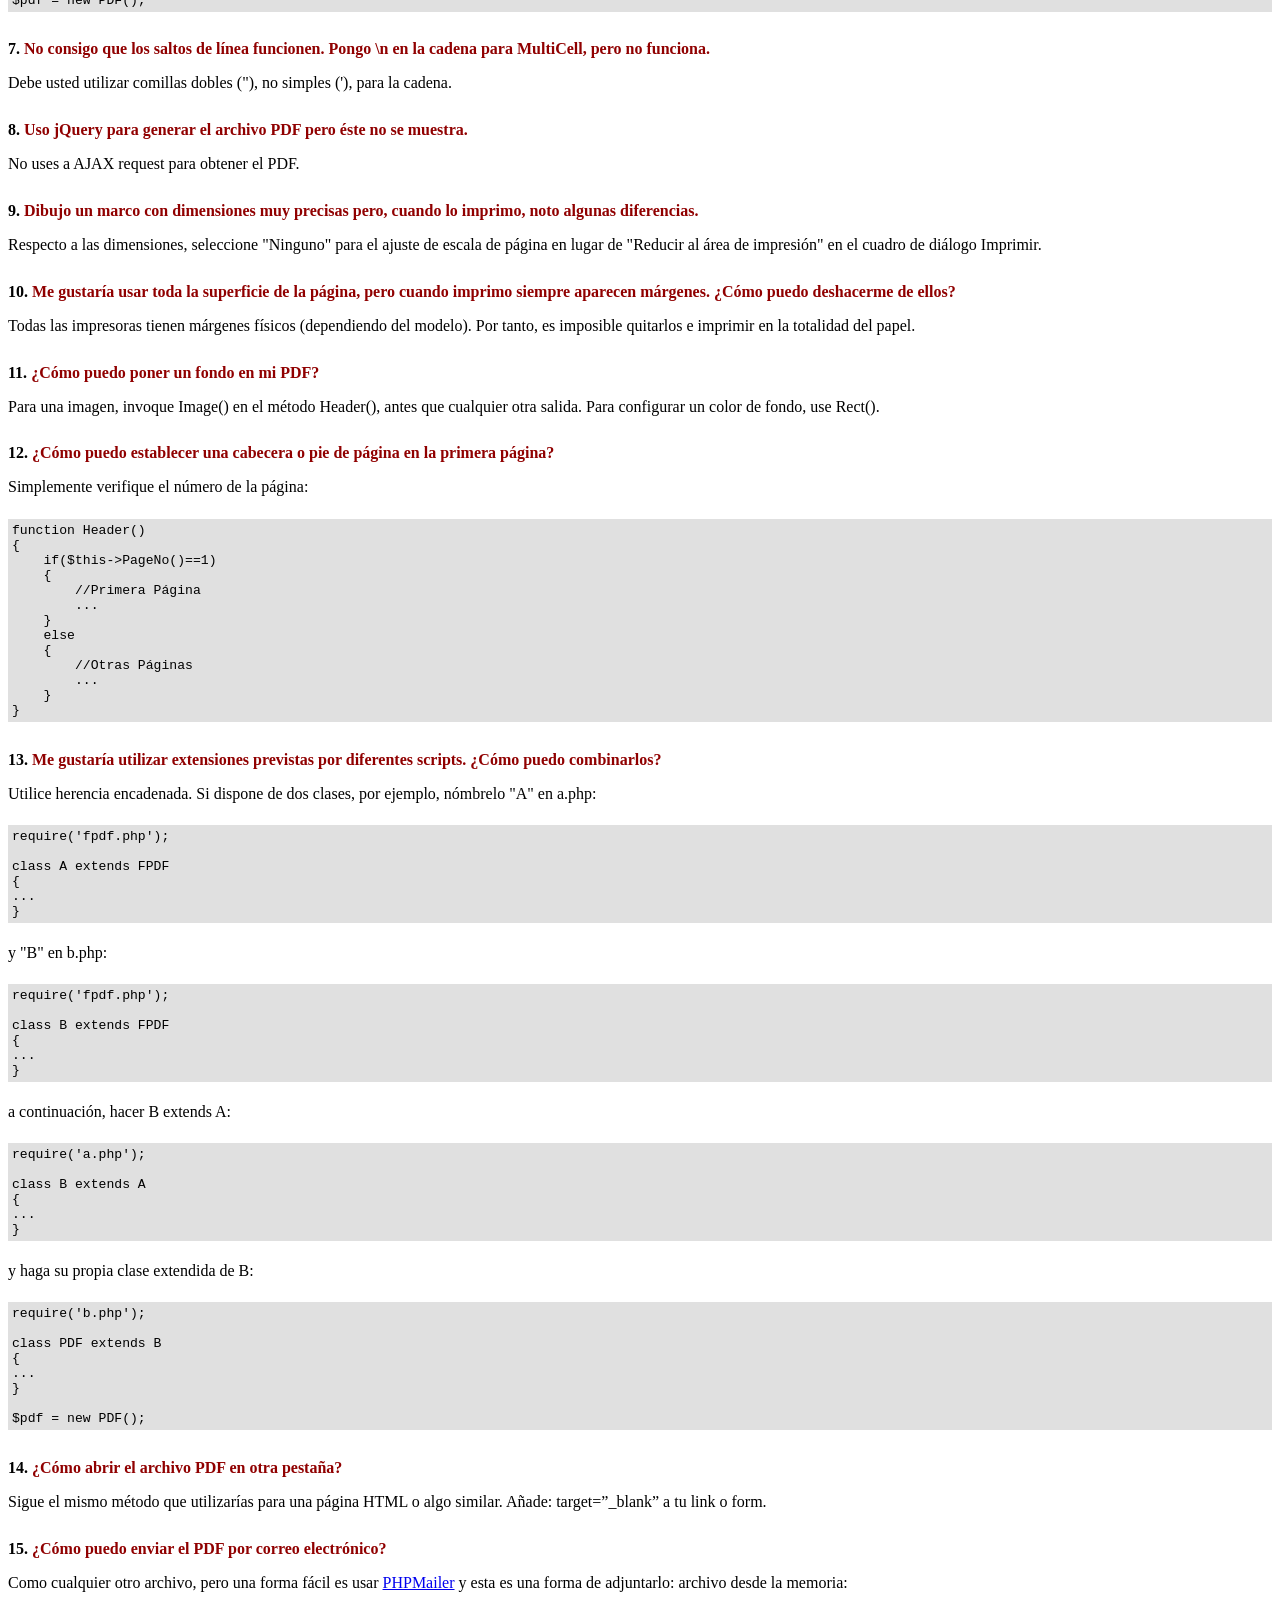
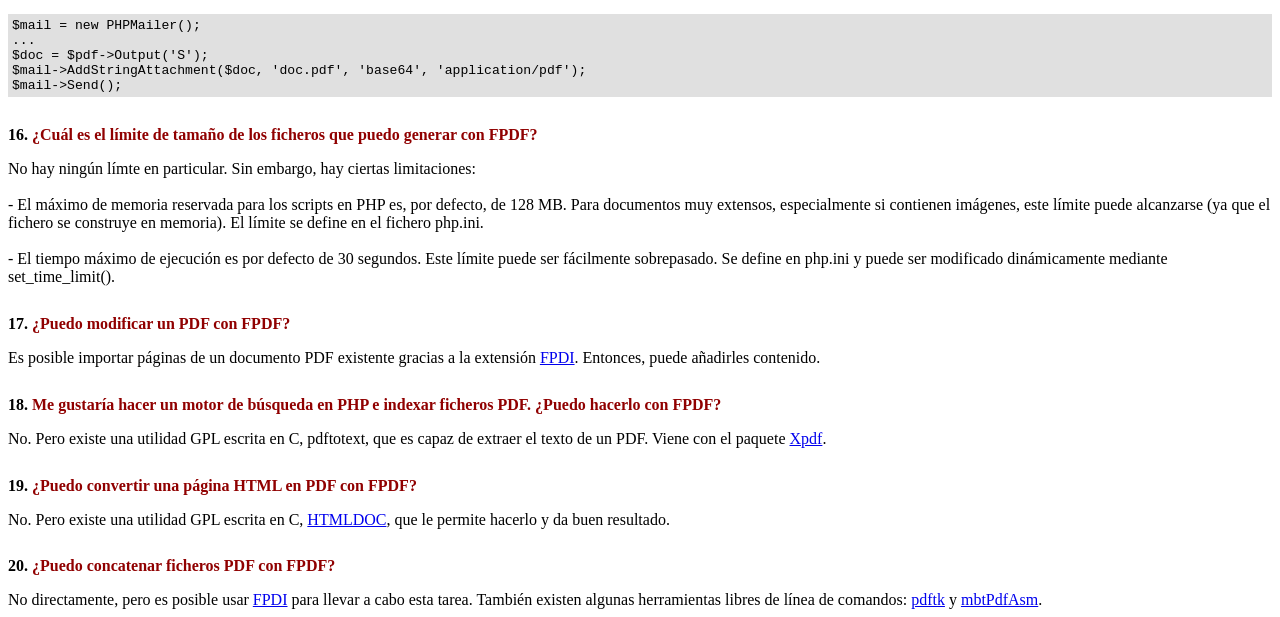
<file: lib/fpdf/FAQ.htm>
<!DOCTYPE html PUBLIC "-//W3C//DTD HTML 4.01 Transitional//EN">
<html>
<head>
<meta http-equiv="Content-Type" content="text/html; charset=UTF-8">
<title>FAQ</title>
<link type="text/css" rel="stylesheet" href="fpdf.css">
<style type="text/css">
ul {list-style-type:none; margin:0; padding:0}
ul#answers li {margin-top:1.8em}
.question {font-weight:bold; color:#900000}
</style>
</head>
<body>
<h1>FAQ</h1>
<ul>
<li><b>1.</b> <a href='#q1'>¿Cuál es exactamente el tipo de licencia de FPDF? ¿Existen restricciones de uso?</a></li>
<li><b>2.</b> <a href='#q2'>Encuentro el siguiente error cuando intento generar un PDF: Some data has already been output, can't send PDF file</a></li>
<li><b>3.</b> <a href='#q3'>Caracteres acentuados son reemplazados por algunos caracteres extraños como Ã©.</a></li>
<li><b>4.</b> <a href='#q4'>Intento incluir el símbolo del euro, pero no funciona.</a></li>
<li><b>5.</b> <a href='#q5'>Intento mostrar una variable en el método Header pero no se imprime nada.</a></li>
<li><b>6.</b> <a href='#q6'>He definido los métodos Header y Footer en mi clase PDF, pero no se muestra nada.</a></li>
<li><b>7.</b> <a href='#q7'>No consigo que los saltos de línea funcionen. Pongo \n en la cadena para MultiCell, pero no funciona.</a></li>
<li><b>8.</b> <a href='#q8'>Uso jQuery para generar el archivo PDF pero éste no se muestra.</a></li>
<li><b>9.</b> <a href='#q9'>Dibujo un marco con dimensiones muy precisas pero, cuando lo imprimo, noto algunas diferencias.</a></li>
<li><b>10.</b> <a href='#q10'>Me gustaría usar toda la superficie de la página, pero cuando imprimo siempre aparecen márgenes. ¿Cómo puedo deshacerme de ellos?</a></li>
<li><b>11.</b> <a href='#q11'>¿Cómo puedo poner un fondo en mi PDF?</a></li>
<li><b>12.</b> <a href='#q12'>¿Cómo puedo establecer una cabecera o pie de página en la primera página?</a></li>
<li><b>13.</b> <a href='#q13'>Me gustaría utilizar extensiones previstas por diferentes scripts. ¿Cómo puedo combinarlos?</a></li>
<li><b>14.</b> <a href='#q14'>¿Cómo abrir el archivo PDF en otra pestaña?</a></li>
<li><b>15.</b> <a href='#q15'>¿Cómo puedo enviar el PDF por correo electrónico?</a></li>
<li><b>16.</b> <a href='#q16'>¿Cuál es el límite de tamaño de los ficheros que puedo generar con FPDF?</a></li>
<li><b>17.</b> <a href='#q17'>¿Puedo modificar un PDF con FPDF?</a></li>
<li><b>18.</b> <a href='#q18'>Me gustaría hacer un motor de búsqueda en PHP e indexar ficheros PDF. ¿Puedo hacerlo con FPDF?</a></li>
<li><b>19.</b> <a href='#q19'>¿Puedo convertir una página HTML en PDF con FPDF?</a></li>
<li><b>20.</b> <a href='#q20'>¿Puedo concatenar ficheros PDF con FPDF?</a></li>
</ul>

<ul id='answers'>
<li id='q1'>
<p><b>1.</b> <span class='question'>¿Cuál es exactamente el tipo de licencia de FPDF? ¿Existen restricciones de uso?</span></p>
FPDF es liberado bajo una licencia permisiva: no hay restricción de uso. Usted puede integrarlo
libremente en su aplicación (comercial o no), con o sin modificaciones.
</li>

<li id='q2'>
<p><b>2.</b> <span class='question'>Encuentro el siguiente error cuando intento generar un PDF: Some data has already been output, can't send PDF file</span></p>
Usted no debe enviar nada al navegador, excepto el propio PDF: ningún HTML, espacio o retorno de carro. Un caso común
es tener una línea o espacio en blanco extra al final del script incluido.<br>
<br>
Si usted no puede averiguar de donde proviene el problema, este otro mensaje puede ayudarlo:<br>
<br>
(output started at script.php:X)<br>
<br>
Esto significa que script.php envía algo en la línea X. En caso de que el mensaje no aparece, agregue esto al
comienzo de su script:
<div class="doc-source">
<pre><code>ob_end_clean();</code></pre>
</div>
</li>

<li id='q3'>
<p><b>3.</b> <span class='question'>Caracteres acentuados son reemplazados por algunos caracteres extraños como Ã©.</span></p>
No utilice codificación UTF-8. La codificación estándar de fuentes en FPDF es windows-1252.
Es posible realizar una conversión con iconv:
<div class="doc-source">
<pre><code>$str = iconv('UTF-8', 'windows-1252', $str);</code></pre>
</div>
O con mbstring:
<div class="doc-source">
<pre><code>$str = mb_convert_encoding($str, 'windows-1252', 'UTF-8');</code></pre>
</div>
</li>

<li id='q4'>
<p><b>4.</b> <span class='question'>Intento incluir el símbolo del euro, pero no funciona.</span></p>
Las fuentes estándares tiene el carácter euro en la posición 128. Puede definir una constante
como esta para su comodidad:
<div class="doc-source">
<pre><code>define('EURO', chr(128));</code></pre>
</div>
</li>

<li id='q5'>
<p><b>5.</b> <span class='question'>Intento mostrar una variable en el método Header pero no se imprime nada.</span></p>
Tienes que utilizar la palabra clave <code>global</code> para acceder a las variables globales, por ejemplo:
<div class="doc-source">
<pre><code>function Header()
{
    global $title;

    $this-&gt;SetFont('Arial', 'B', 15);
    $this-&gt;Cell(0, 10, $title, 1, 1, 'C');
}

$title = 'Mi Título';</code></pre>
</div>
Alternativamente, puede utilizar una propiedad del objeto:
<div class="doc-source">
<pre><code>function Header()
{
    $this-&gt;SetFont('Arial', 'B', 15);
    $this-&gt;Cell(0, 10, $this-&gt;title, 1, 1, 'C');
}

$pdf-&gt;title = 'Mi Título';</code></pre>
</div>
</li>

<li id='q6'>
<p><b>6.</b> <span class='question'>He definido los métodos Header y Footer en mi clase PDF, pero no se muestra nada.</span></p>
Tiene que crear un objeto de la clase PDF, no de la FPDF:
<div class="doc-source">
<pre><code>$pdf = new PDF();</code></pre>
</div>
</li>

<li id='q7'>
<p><b>7.</b> <span class='question'>No consigo que los saltos de línea funcionen. Pongo \n en la cadena para MultiCell, pero no funciona.</span></p>
Debe usted utilizar comillas dobles ("), no simples ('), para la cadena.
</li>

<li id='q8'>
<p><b>8.</b> <span class='question'>Uso jQuery para generar el archivo PDF pero éste no se muestra.</span></p>
No uses a AJAX request para obtener el PDF.
</li>

<li id='q9'>
<p><b>9.</b> <span class='question'>Dibujo un marco con dimensiones muy precisas pero, cuando lo imprimo, noto algunas diferencias.</span></p>
Respecto a las dimensiones, seleccione "Ninguno" para el ajuste de escala de página en lugar de "Reducir al área de impresión" en el cuadro de diálogo Imprimir.
</li>

<li id='q10'>
<p><b>10.</b> <span class='question'>Me gustaría usar toda la superficie de la página, pero cuando imprimo siempre aparecen márgenes. ¿Cómo puedo deshacerme de ellos?</span></p>
Todas las impresoras tienen márgenes físicos (dependiendo del modelo). Por tanto, es imposible quitarlos
e imprimir en la totalidad del papel.
</li>

<li id='q11'>
<p><b>11.</b> <span class='question'>¿Cómo puedo poner un fondo en mi PDF?</span></p>
Para una imagen, invoque Image() en el método Header(), antes que cualquier otra salida. Para configurar un color de fondo, use Rect().
</li>

<li id='q12'>
<p><b>12.</b> <span class='question'>¿Cómo puedo establecer una cabecera o pie de página en la primera página?</span></p>
Simplemente verifique el número de la página:
<div class="doc-source">
<pre><code>function Header()
{
    if($this-&gt;PageNo()==1)
    {
        //Primera Página
        ...
    }
    else
    {
        //Otras Páginas
        ...
    }
}</code></pre>
</div>
</li>

<li id='q13'>
<p><b>13.</b> <span class='question'>Me gustaría utilizar extensiones previstas por diferentes scripts. ¿Cómo puedo combinarlos?</span></p>
Utilice herencia encadenada. Si dispone de dos clases, por ejemplo, nómbrelo "A" en a.php:
<div class="doc-source">
<pre><code>require('fpdf.php');

class A extends FPDF
{
...
}</code></pre>
</div>
y "B" en b.php:
<div class="doc-source">
<pre><code>require('fpdf.php');

class B extends FPDF
{
...
}</code></pre>
</div>
a continuación, hacer B extends A:
<div class="doc-source">
<pre><code>require('a.php');

class B extends A
{
...
}</code></pre>
</div>
y haga su propia clase extendida de B:
<div class="doc-source">
<pre><code>require('b.php');

class PDF extends B
{
...
}

$pdf = new PDF();</code></pre>
</div>
</li>

<li id='q14'>
<p><b>14.</b> <span class='question'>¿Cómo abrir el archivo PDF en otra pestaña?</span></p>
Sigue el mismo método que utilizarías para una página HTML o algo similar.
Añade: target=”_blank” a tu link o form.
</li>

<li id='q15'>
<p><b>15.</b> <span class='question'>¿Cómo puedo enviar el PDF por correo electrónico?</span></p>
Como cualquier otro archivo, pero una forma fácil es usar <a href="https://github.com/PHPMailer/PHPMailer" target="_blank">PHPMailer</a>
y esta es una forma de adjuntarlo: archivo desde la memoria:
<div class="doc-source">
<pre><code>$mail = new PHPMailer();
...
$doc = $pdf-&gt;Output('S');
$mail-&gt;AddStringAttachment($doc, 'doc.pdf', 'base64', 'application/pdf');
$mail-&gt;Send();</code></pre>
</div>
</li>

<li id='q16'>
<p><b>16.</b> <span class='question'>¿Cuál es el límite de tamaño de los ficheros que puedo generar con FPDF?</span></p>
No hay ningún límte en particular. Sin embargo, hay ciertas limitaciones:
<br>
<br>
- El máximo de memoria reservada para los scripts en PHP es, por defecto, de 128 MB. Para documentos
muy extensos, especialmente si contienen imágenes, este límite puede alcanzarse (ya que el fichero
se construye en memoria). El límite se define en el fichero php.ini.
<br>
<br>
- El tiempo máximo de ejecución es por defecto de 30 segundos. Este límite puede ser fácilmente
sobrepasado. Se define en php.ini y puede ser modificado dinámicamente mediante set_time_limit().
</li>

<li id='q17'>
<p><b>17.</b> <span class='question'>¿Puedo modificar un PDF con FPDF?</span></p>
Es posible importar páginas de un documento PDF existente gracias a la extensión
<a href="https://www.setasign.com/products/fpdi/about/" target="_blank">FPDI</a>.
Entonces, puede añadirles contenido.
</li>

<li id='q18'>
<p><b>18.</b> <span class='question'>Me gustaría hacer un motor de búsqueda en PHP e indexar ficheros PDF. ¿Puedo hacerlo con FPDF?</span></p>
No. Pero existe una utilidad GPL escrita en C, pdftotext, que es capaz de extraer el texto de
un PDF. Viene con el paquete <a href="https://www.xpdfreader.com" target="_blank">Xpdf</a>.
</li>

<li id='q19'>
<p><b>19.</b> <span class='question'>¿Puedo convertir una página HTML en PDF con FPDF?</span></p>
No. Pero existe una utilidad GPL escrita en C, <a href="https://www.msweet.org/htmldoc/" target="_blank">HTMLDOC</a>,
que le permite hacerlo y da buen resultado.
</li>

<li id='q20'>
<p><b>20.</b> <span class='question'>¿Puedo concatenar ficheros PDF con FPDF?</span></p>
No directamente, pero es posible usar <a href="https://www.setasign.com/products/fpdi/demos/concatenate-fake/" target="_blank">FPDI</a>
para llevar a cabo esta tarea. También existen algunas herramientas libres de línea de comandos:
<a href="https://www.pdflabs.com/tools/pdftk-the-pdf-toolkit/" target="_blank">pdftk</a> y
<a href="http://thierry.schmit.free.fr/spip/spip.php?article15" target="_blank">mbtPdfAsm</a>.
</li>
</ul>
</body>
</html>
</file>
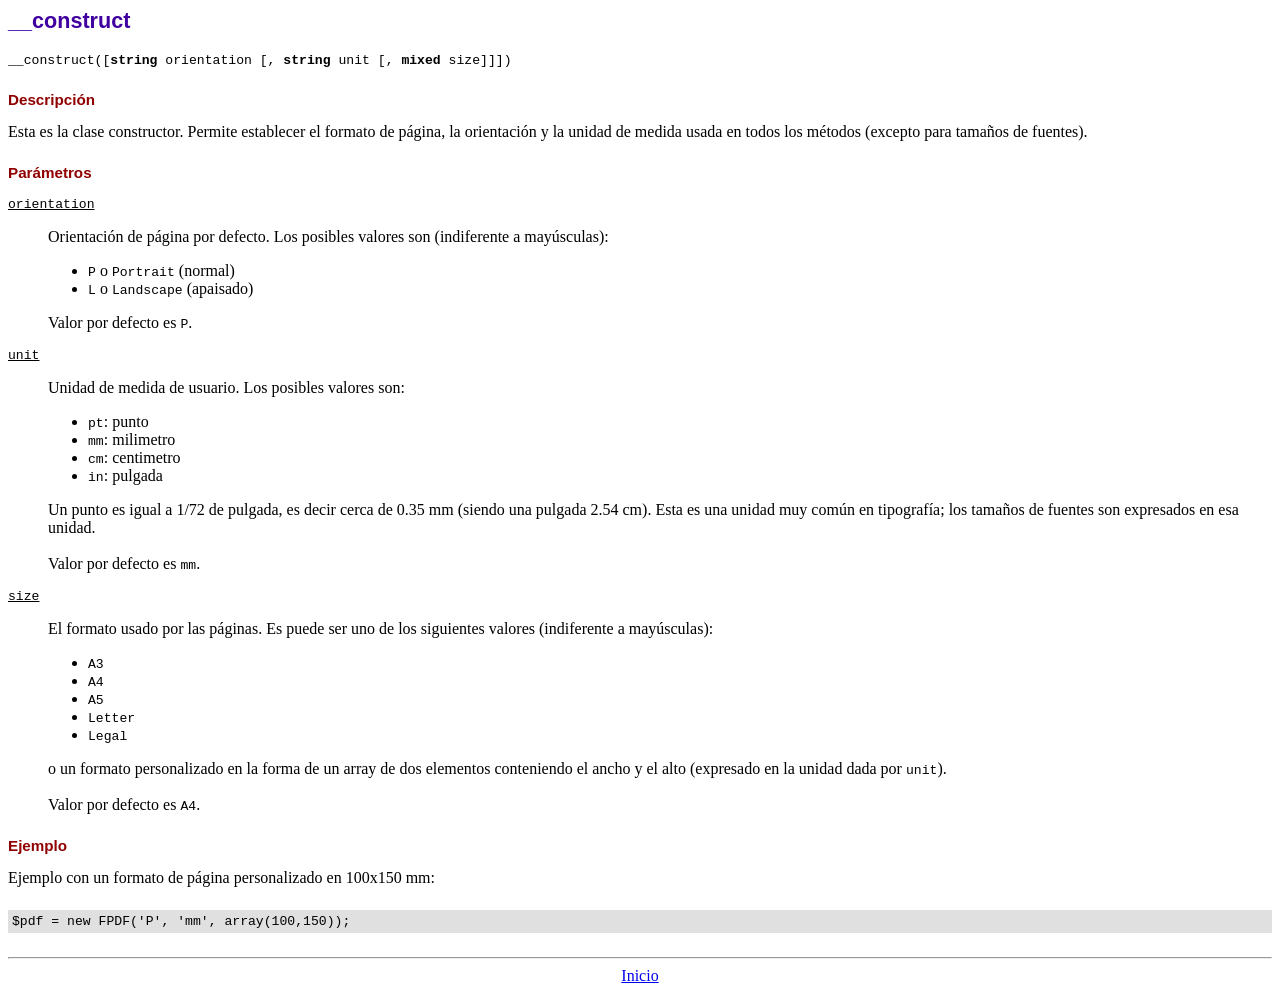
<file: lib/fpdf/doc/__construct.htm>
<!DOCTYPE html PUBLIC "-//W3C//DTD HTML 4.01 Transitional//EN">
<html>
<head>
<meta http-equiv="Content-Type" content="text/html; charset=UTF-8">
<title>__construct</title>
<link type="text/css" rel="stylesheet" href="../fpdf.css">
</head>
<body>
<h1>__construct</h1>
<code>__construct([<b>string</b> orientation [, <b>string</b> unit [, <b>mixed</b> size]]])</code>
<h2>Descripción</h2>
Esta es la clase constructor. Permite establecer el formato de página, la orientación y la unidad de medida usada en todos los métodos (excepto para tamaños de fuentes).
<h2>Parámetros</h2>
<dl class="param">
<dt><code>orientation</code></dt>
<dd>
Orientación de página por defecto. Los posibles valores son (indiferente a mayúsculas):
<ul>
<li><code>P</code> o <code>Portrait</code> (normal)
<li><code>L</code> o <code>Landscape</code> (apaisado)
</ul>
Valor por defecto es <code>P</code>.
</dd>
<dt><code>unit</code></dt>
<dd>
Unidad de medida de usuario. Los posibles valores son:
<ul>
<li><code>pt</code>: punto
<li><code>mm</code>: milimetro
<li><code>cm</code>: centimetro
<li><code>in</code>: pulgada
</ul>
Un punto es igual a 1/72 de pulgada, es decir cerca de 0.35 mm (siendo una pulgada 2.54 cm). Esta es una unidad muy común en tipografía; los tamaños de fuentes son expresados en esa unidad.
<br>
<br>
Valor por defecto es <code>mm</code>.
</dd>
<dt><code>size</code></dt>
<dd>
El formato usado por las páginas. Es puede ser uno de los siguientes valores (indiferente a mayúsculas):
<ul>
<li><code>A3</code>
<li><code>A4</code>
<li><code>A5</code>
<li><code>Letter</code>
<li><code>Legal</code>
</ul>
o un formato personalizado en la forma de un array de dos elementos conteniendo el ancho y el alto (expresado en la unidad dada por <code>unit</code>).
<br>
<br>
Valor por defecto es <code>A4</code>.
</dd>
</dl>
<h2>Ejemplo</h2>
Ejemplo con un formato de página personalizado en 100x150 mm:
<div class="doc-source">
<pre><code>$pdf = new FPDF('P', 'mm', array(100,150));</code></pre>
</div>
<hr style="margin-top:1.5em">
<div style="text-align:center"><a href="index.htm">Inicio</a></div>
</body>
</html>
</file>
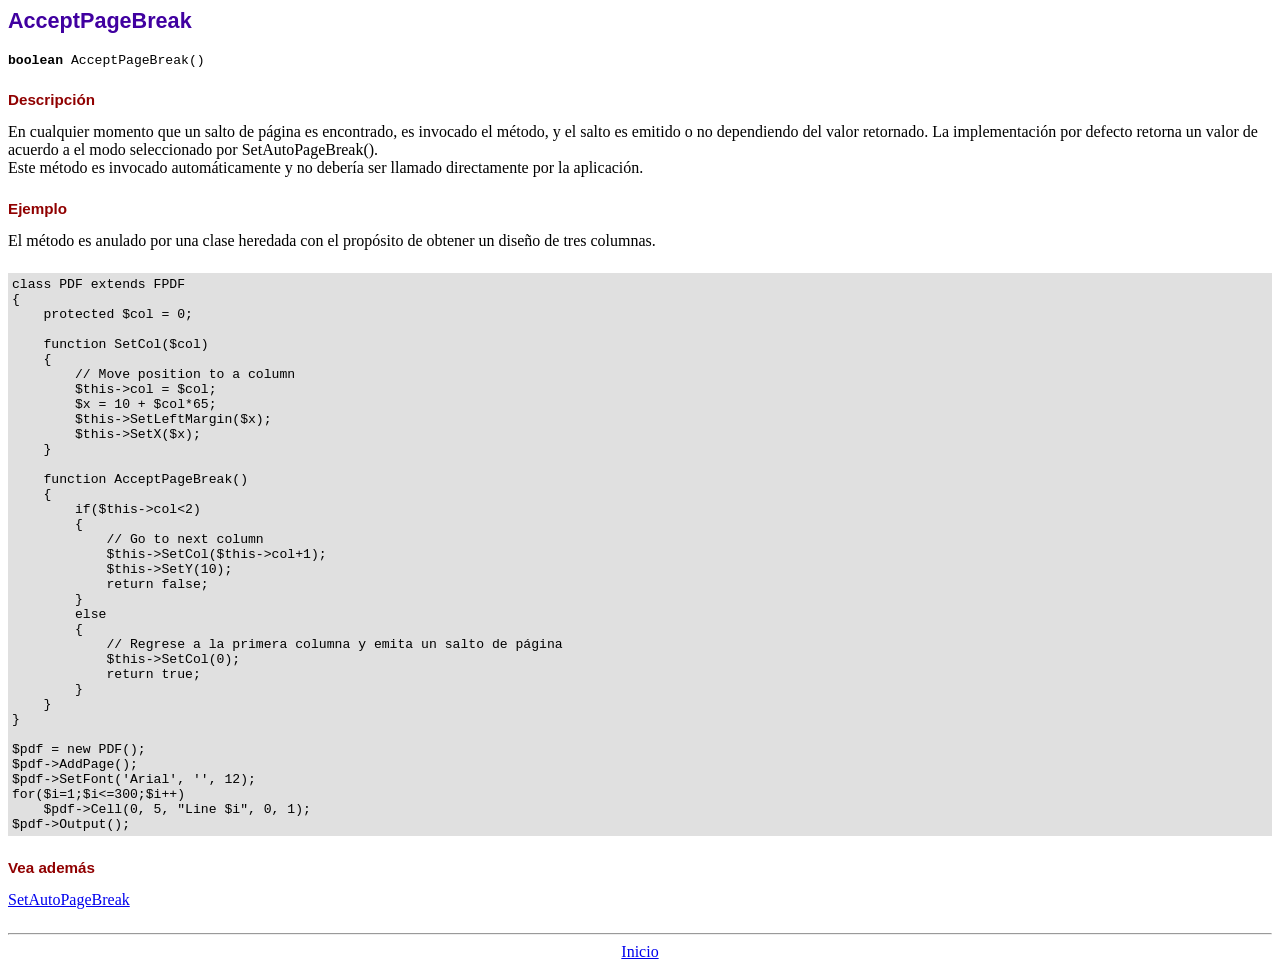
<file: lib/fpdf/doc/acceptpagebreak.htm>
<!DOCTYPE html PUBLIC "-//W3C//DTD HTML 4.01 Transitional//EN">
<html>
<head>
<meta http-equiv="Content-Type" content="text/html; charset=UTF-8">
<title>AcceptPageBreak</title>
<link type="text/css" rel="stylesheet" href="../fpdf.css">
</head>
<body>
<h1>AcceptPageBreak</h1>
<code><b>boolean</b> AcceptPageBreak()</code>
<h2>Descripción</h2>
En cualquier momento que un salto de página es encontrado, es invocado el método, y el salto es emitido o no dependiendo
del valor retornado. La implementación por defecto retorna un valor de acuerdo a el modo seleccionado por SetAutoPageBreak().
<br>
Este método es invocado automáticamente y no debería ser llamado directamente por la aplicación.
<h2>Ejemplo</h2>
El método es anulado por una clase heredada con el propósito de obtener un diseño de tres columnas.
<div class="doc-source">
<pre><code>class PDF extends FPDF
{
    protected $col = 0;

    function SetCol($col)
    {
        // Move position to a column
        $this-&gt;col = $col;
        $x = 10 + $col*65;
        $this-&gt;SetLeftMargin($x);
        $this-&gt;SetX($x);
    }

    function AcceptPageBreak()
    {
        if($this-&gt;col&lt;2)
        {
            // Go to next column
            $this-&gt;SetCol($this-&gt;col+1);
            $this-&gt;SetY(10);
            return false;
        }
        else
        {
            // Regrese a la primera columna y emita un salto de página
            $this-&gt;SetCol(0);
            return true;
        }
    }
}

$pdf = new PDF();
$pdf-&gt;AddPage();
$pdf-&gt;SetFont('Arial', '', 12);
for($i=1;$i&lt;=300;$i++)
    $pdf-&gt;Cell(0, 5, "Line $i", 0, 1);
$pdf-&gt;Output();</code></pre>
</div>
<h2>Vea además</h2>
<a href="setautopagebreak.htm">SetAutoPageBreak</a>
<hr style="margin-top:1.5em">
<div style="text-align:center"><a href="index.htm">Inicio</a></div>
</body>
</html>
</file>
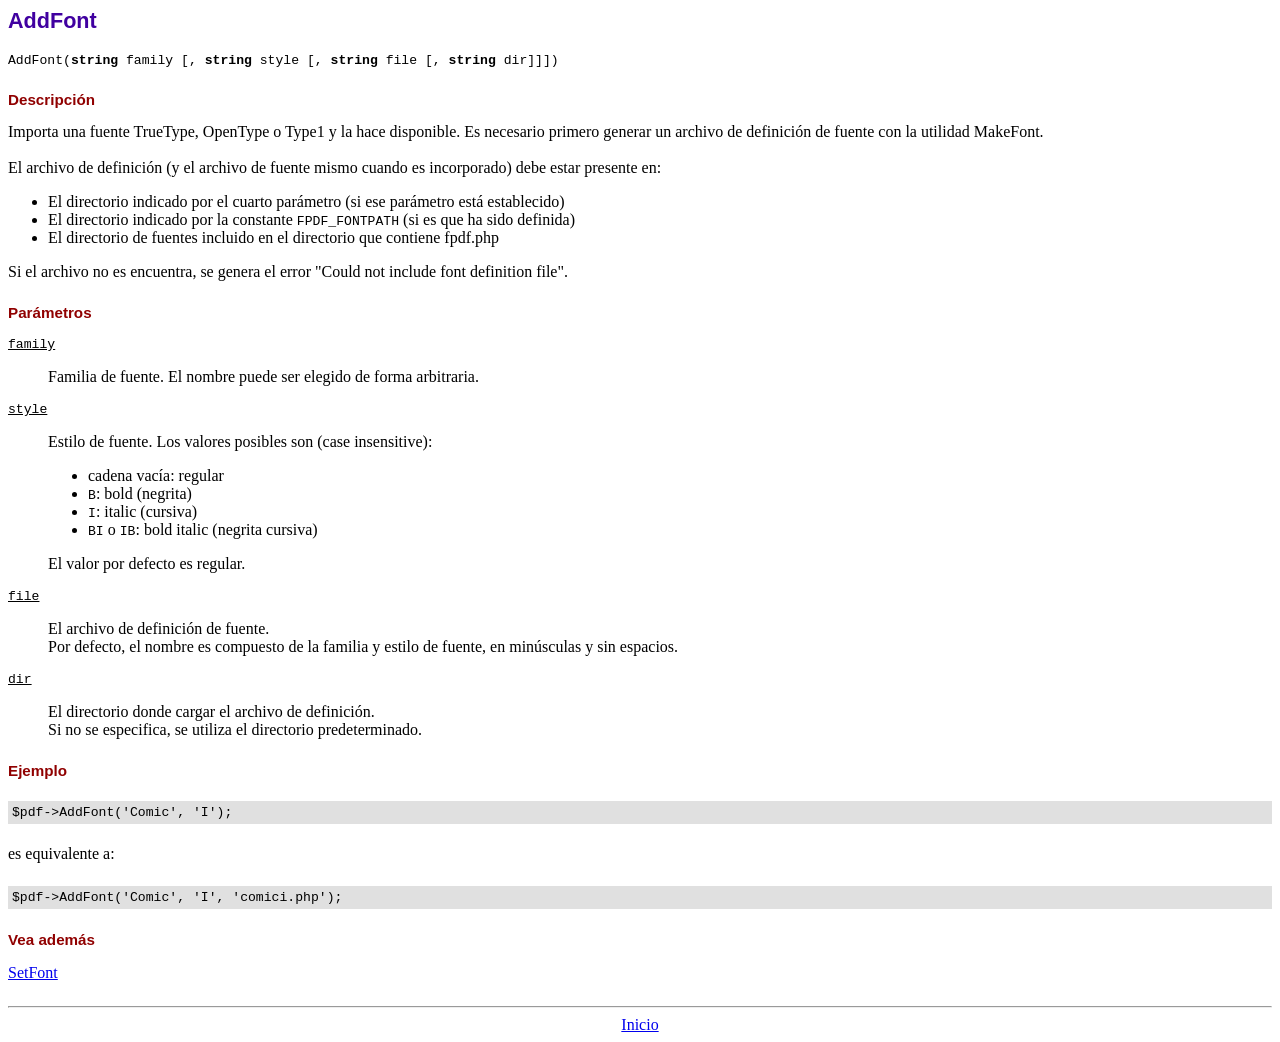
<file: lib/fpdf/doc/addfont.htm>
<!DOCTYPE html PUBLIC "-//W3C//DTD HTML 4.01 Transitional//EN">
<html>
<head>
<meta http-equiv="Content-Type" content="text/html; charset=UTF-8">
<title>AddFont</title>
<link type="text/css" rel="stylesheet" href="../fpdf.css">
</head>
<body>
<h1>AddFont</h1>
<code>AddFont(<b>string</b> family [, <b>string</b> style [, <b>string</b> file [, <b>string</b> dir]]])</code>
<h2>Descripción</h2>
Importa una fuente TrueType, OpenType o Type1 y la hace disponible. Es necesario primero generar
un archivo de definición de fuente con la utilidad MakeFont.
<br>
<br>
El archivo de definición (y el archivo de fuente mismo cuando es incorporado) debe estar presente en:
<ul>
<li>El directorio indicado por el cuarto parámetro (si ese parámetro está establecido)</li>
<li>El directorio indicado por la constante <code>FPDF_FONTPATH</code> (si es que ha sido definida)
<li>El directorio de fuentes incluido en el directorio que contiene fpdf.php
</ul>
Si el archivo no es encuentra, se genera el error "Could not include font definition file".
<h2>Parámetros</h2>
<dl class="param">
<dt><code>family</code></dt>
<dd>
Familia de fuente. El nombre puede ser elegido de forma arbitraria.
</dd>
<dt><code>style</code></dt>
<dd>
Estilo de fuente. Los valores posibles son (case insensitive):
<ul>
<li>cadena vacía: regular
<li><code>B</code>: bold (negrita)
<li><code>I</code>: italic (cursiva)
<li><code>BI</code> o <code>IB</code>: bold italic (negrita cursiva)
</ul>
El valor por defecto es regular.
</dd>
<dt><code>file</code></dt>
<dd>
El archivo de definición de fuente.
<br>
Por defecto, el nombre es compuesto de la familia y estilo de fuente, en minúsculas y sin espacios.
</dd>
<dt><code>dir</code></dt>
<dd>
El directorio donde cargar el archivo de definición.
<br>
Si no se especifica, se utiliza el directorio predeterminado.
</dd>
</dl>
<h2>Ejemplo</h2>
<div class="doc-source">
<pre><code>$pdf-&gt;AddFont('Comic', 'I');</code></pre>
</div>
es equivalente a:
<div class="doc-source">
<pre><code>$pdf-&gt;AddFont('Comic', 'I', 'comici.php');</code></pre>
</div>
<h2>Vea además</h2>
<a href="setfont.htm">SetFont</a>
<hr style="margin-top:1.5em">
<div style="text-align:center"><a href="index.htm">Inicio</a></div>
</body>
</html>
</file>
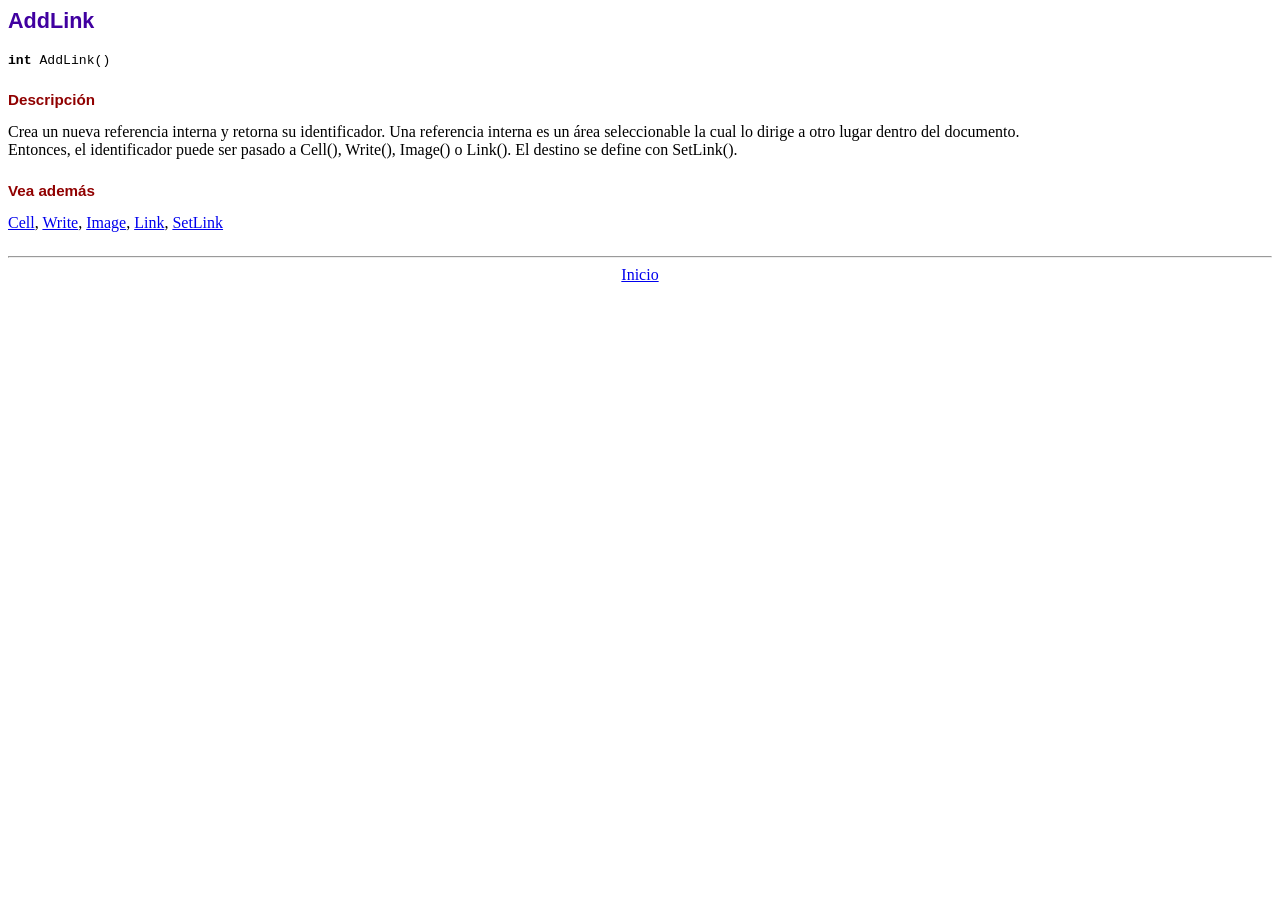
<file: lib/fpdf/doc/addlink.htm>
<!DOCTYPE html PUBLIC "-//W3C//DTD HTML 4.01 Transitional//EN">
<html>
<head>
<meta http-equiv="Content-Type" content="text/html; charset=UTF-8">
<title>AddLink</title>
<link type="text/css" rel="stylesheet" href="../fpdf.css">
</head>
<body>
<h1>AddLink</h1>
<code><b>int</b> AddLink()</code>
<h2>Descripción</h2>
Crea un nueva referencia interna y retorna su identificador. Una referencia interna es un área seleccionable la cual lo dirige a otro lugar dentro del documento.
<br>
Entonces, el identificador puede ser pasado a Cell(), Write(), Image() o Link(). El destino se define con SetLink().
<h2>Vea además</h2>
<a href="cell.htm">Cell</a>,
<a href="write.htm">Write</a>,
<a href="image.htm">Image</a>,
<a href="link.htm">Link</a>,
<a href="setlink.htm">SetLink</a>
<hr style="margin-top:1.5em">
<div style="text-align:center"><a href="index.htm">Inicio</a></div>
</body>
</html>
</file>
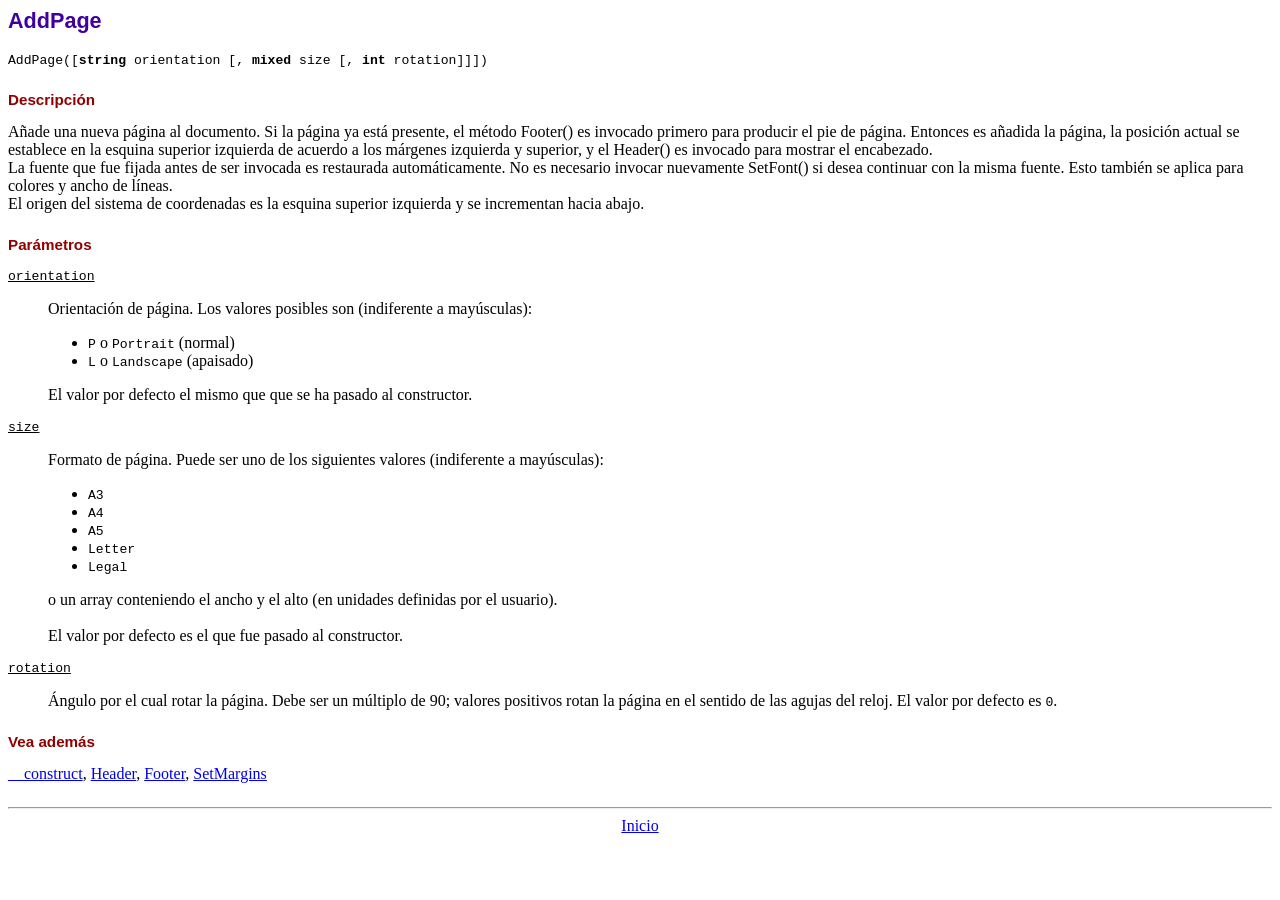
<file: lib/fpdf/doc/addpage.htm>
<!DOCTYPE html PUBLIC "-//W3C//DTD HTML 4.01 Transitional//EN">
<html>
<head>
<meta http-equiv="Content-Type" content="text/html; charset=UTF-8">
<title>AddPage</title>
<link type="text/css" rel="stylesheet" href="../fpdf.css">
</head>
<body>
<h1>AddPage</h1>
<code>AddPage([<b>string</b> orientation [, <b>mixed</b> size [, <b>int</b> rotation]]])</code>
<h2>Descripción</h2>
Añade una nueva página al documento. Si la página ya está presente, el método Footer() es invocado primero para producir
el pie de página. Entonces es añadida la página, la posición actual se establece en la esquina superior izquierda de
acuerdo a los márgenes izquierda y superior, y el Header() es invocado para mostrar el encabezado.<br>
La fuente que fue fijada antes de ser invocada es restaurada automáticamente. No es necesario invocar nuevamente SetFont()
si desea continuar con la misma fuente. Esto también se aplica para colores y ancho de líneas.<br>
El origen del sistema de coordenadas es la esquina superior izquierda y se incrementan  hacia abajo.
<h2>Parámetros</h2>
<dl class="param">
<dt><code>orientation</code></dt>
<dd>
Orientación de página. Los valores posibles son (indiferente a mayúsculas):
<ul>
<li><code>P</code> o <code>Portrait</code> (normal)</li>
<li><code>L</code> o <code>Landscape</code> (apaisado)</li>
</ul>
El valor por defecto el mismo que que se ha pasado al constructor.
</dd>
<dt><code>size</code></dt>
<dd>
Formato de página. Puede ser uno de los siguientes valores (indiferente a mayúsculas):
<ul>
<li><code>A3</code></li>
<li><code>A4</code></li>
<li><code>A5</code></li>
<li><code>Letter</code></li>
<li><code>Legal</code></li>
</ul>
o un array conteniendo el ancho y el alto (en unidades definidas por el usuario).<br>
<br>
El valor por defecto es el que fue pasado al constructor.
</dd>
<dt><code>rotation</code></dt>
<dd>
Ángulo por el cual rotar la página. Debe ser un múltiplo de 90; valores positivos rotan
la página en el sentido de las agujas del reloj. El valor por defecto es <code>0</code>.
</dd>
</dl>
<h2>Vea además</h2>
<a href="__construct.htm">__construct</a>,
<a href="header.htm">Header</a>,
<a href="footer.htm">Footer</a>,
<a href="setmargins.htm">SetMargins</a>
<hr style="margin-top:1.5em">
<div style="text-align:center"><a href="index.htm">Inicio</a></div>
</body>
</html>
</file>
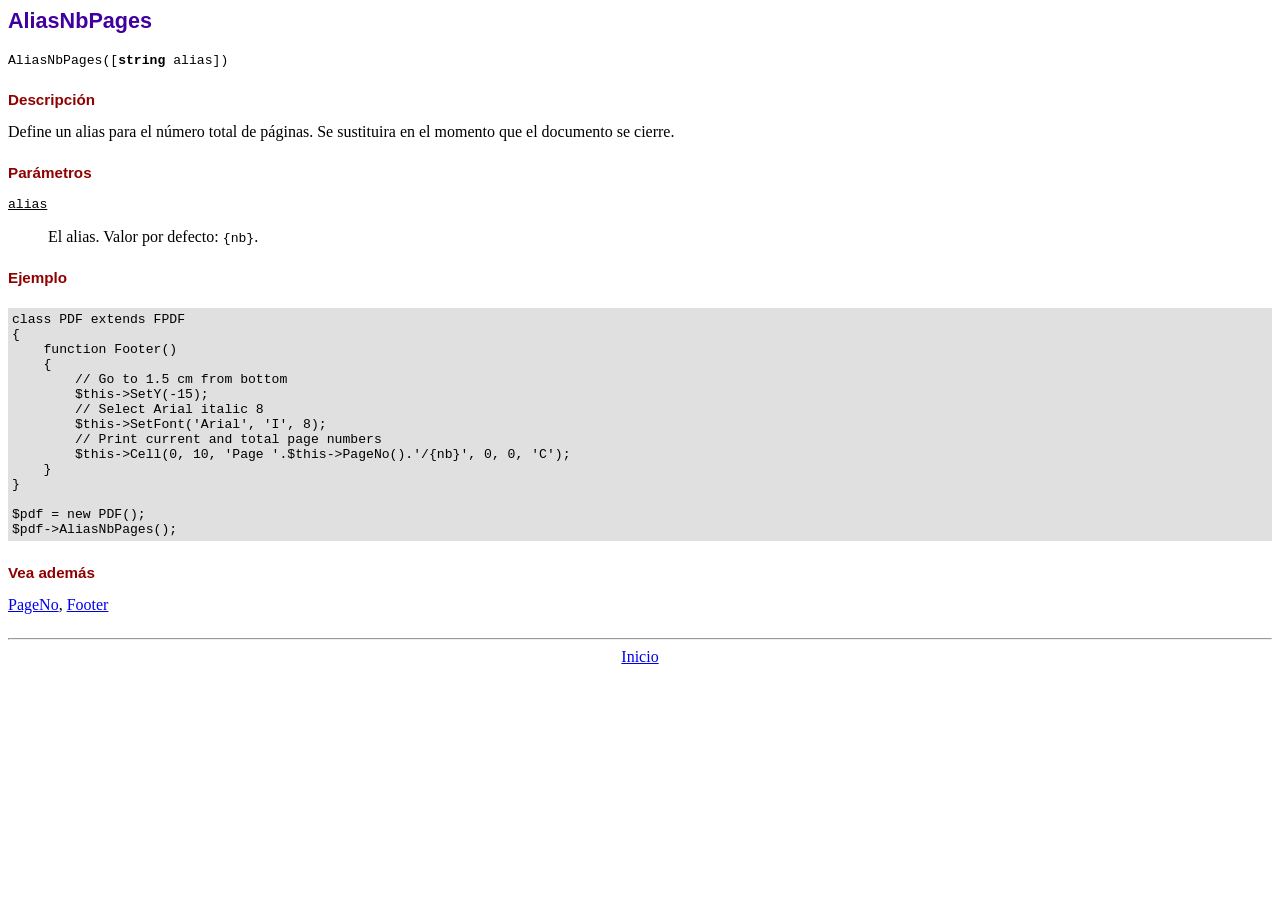
<file: lib/fpdf/doc/aliasnbpages.htm>
<!DOCTYPE html PUBLIC "-//W3C//DTD HTML 4.01 Transitional//EN">
<html>
<head>
<meta http-equiv="Content-Type" content="text/html; charset=UTF-8">
<title>AliasNbPages</title>
<link type="text/css" rel="stylesheet" href="../fpdf.css">
</head>
<body>
<h1>AliasNbPages</h1>
<code>AliasNbPages([<b>string</b> alias])</code>
<h2>Descripción</h2>
Define un alias para el número total de páginas. Se sustituira en el momento que el documento se cierre.
<h2>Parámetros</h2>
<dl class="param">
<dt><code>alias</code></dt>
<dd>
El alias. Valor por defecto: <code>{nb}</code>.
</dd>
</dl>
<h2>Ejemplo</h2>
<div class="doc-source">
<pre><code>class PDF extends FPDF
{
    function Footer()
    {
        // Go to 1.5 cm from bottom
        $this-&gt;SetY(-15);
        // Select Arial italic 8
        $this-&gt;SetFont('Arial', 'I', 8);
        // Print current and total page numbers
        $this-&gt;Cell(0, 10, 'Page '.$this-&gt;PageNo().'/{nb}', 0, 0, 'C');
    }
}

$pdf = new PDF();
$pdf-&gt;AliasNbPages();</code></pre>
</div>
<h2>Vea además</h2>
<a href="pageno.htm">PageNo</a>,
<a href="footer.htm">Footer</a>
<hr style="margin-top:1.5em">
<div style="text-align:center"><a href="index.htm">Inicio</a></div>
</body>
</html>
</file>
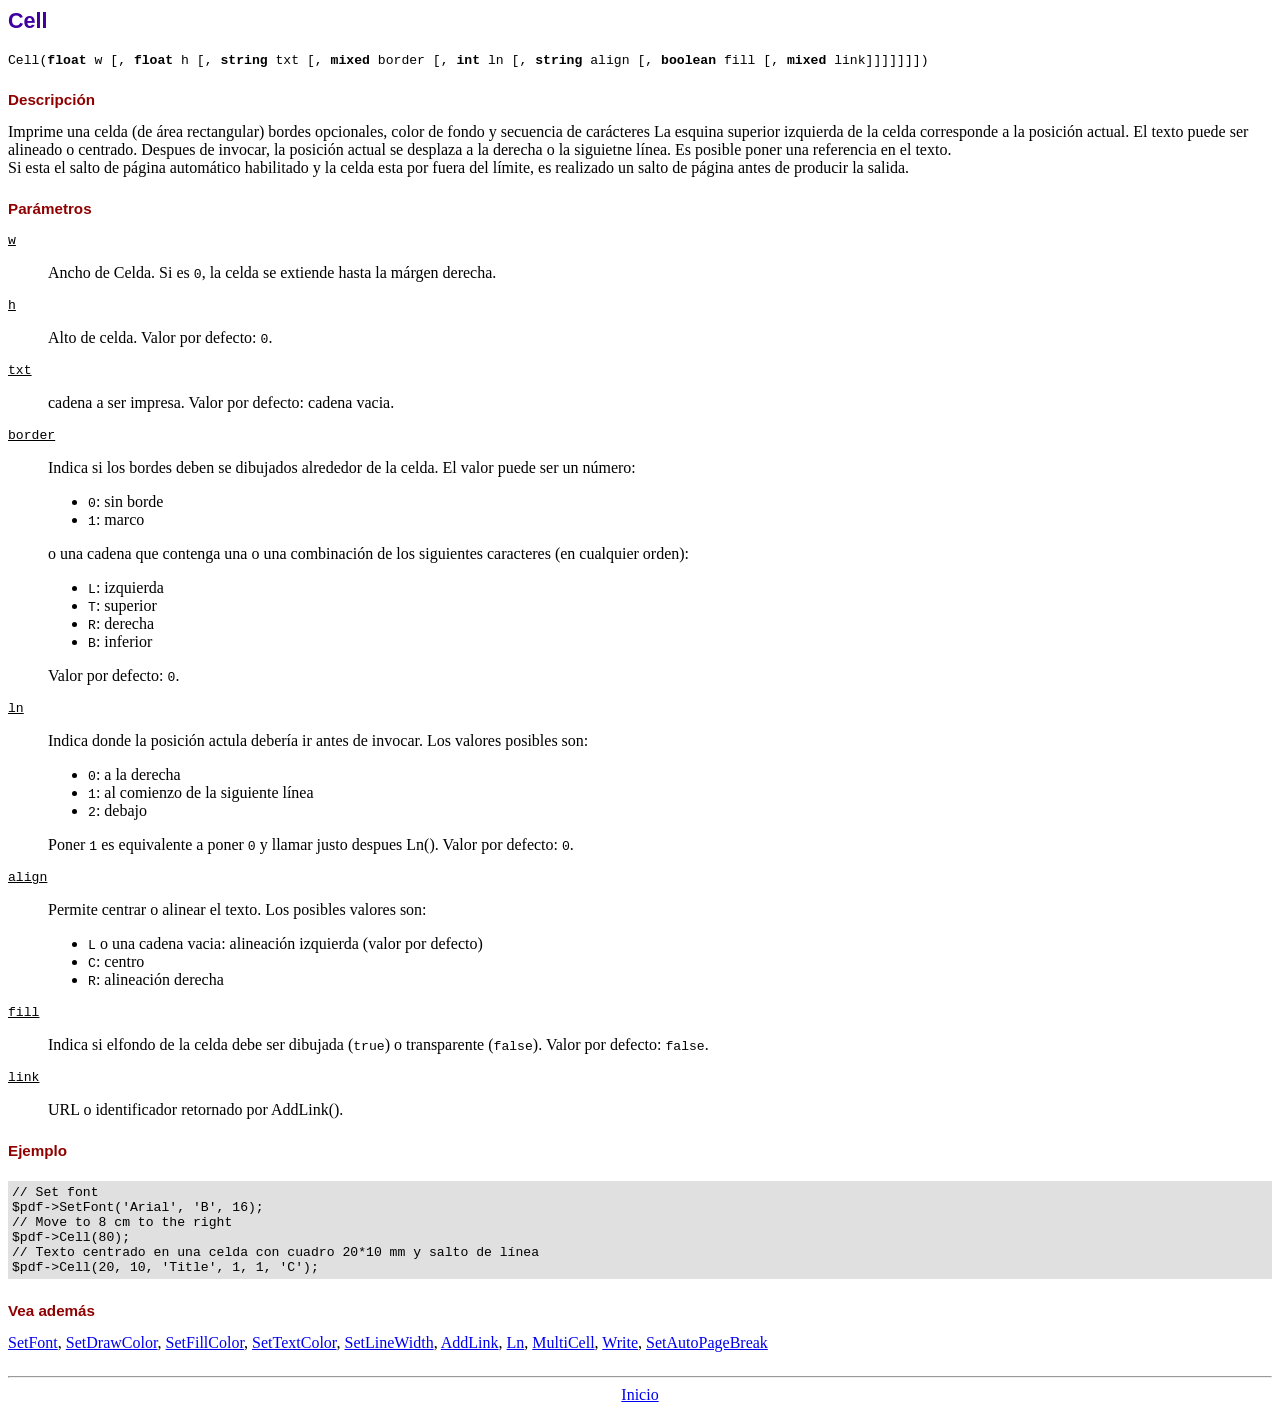
<file: lib/fpdf/doc/cell.htm>
<!DOCTYPE html PUBLIC "-//W3C//DTD HTML 4.01 Transitional//EN">
<html>
<head>
<meta http-equiv="Content-Type" content="text/html; charset=UTF-8">
<title>Cell</title>
<link type="text/css" rel="stylesheet" href="../fpdf.css">
</head>
<body>
<h1>Cell</h1>
<code>Cell(<b>float</b> w [, <b>float</b> h [, <b>string</b> txt [, <b>mixed</b> border [, <b>int</b> ln [, <b>string</b> align [, <b>boolean</b> fill [, <b>mixed</b> link]]]]]]])</code>
<h2>Descripción</h2>
Imprime una celda (de área rectangular) bordes opcionales, color de fondo y secuencia de carácteres
La esquina superior izquierda de la celda corresponde a la posición actual. El texto puede ser alineado o centrado. Despues de invocar, la posición actual se desplaza a la derecha o la siguietne línea. Es posible poner una referencia en el texto.
<br>
Si esta el salto de página automático habilitado y la celda esta por fuera del límite, es realizado un salto de página antes de producir la salida.
<h2>Parámetros</h2>
<dl class="param">
<dt><code>w</code></dt>
<dd>
Ancho de Celda. Si es <code>0</code>, la celda se extiende hasta la márgen derecha.
</dd>
<dt><code>h</code></dt>
<dd>
Alto de celda.
Valor por defecto: <code>0</code>.
</dd>
<dt><code>txt</code></dt>
<dd>
cadena a ser impresa.
Valor por defecto: cadena vacia.
</dd>
<dt><code>border</code></dt>
<dd>
Indica si los bordes deben se dibujados alrededor de la celda. El valor puede ser un número:
<ul>
<li><code>0</code>: sin borde</li>
<li><code>1</code>: marco</li>
</ul>
o una cadena que contenga una o una combinación de los siguientes caracteres (en cualquier orden):
<ul>
<li><code>L</code>: izquierda</li>
<li><code>T</code>: superior</li>
<li><code>R</code>: derecha</li>
<li><code>B</code>: inferior</li>
</ul>
Valor por defecto: <code>0</code>.
</dd>
<dt><code>ln</code></dt>
<dd>
Indica donde la posición actula debería ir antes de invocar. Los valores posibles son:
<ul>
<li><code>0</code>: a la derecha</li>
<li><code>1</code>: al comienzo de la siguiente línea</li>
<li><code>2</code>: debajo</li>
</ul>
Poner <code>1</code> es equivalente a poner <code>0</code> y llamar justo despues Ln().
Valor por defecto: <code>0</code>.
</dd>
<dt><code>align</code></dt>
<dd>
Permite centrar o alinear el texto. Los posibles valores son:
<ul>
<li><code>L</code> o una cadena vacia: alineación izquierda (valor por defecto)</li>
<li><code>C</code>: centro</li>
<li><code>R</code>: alineación derecha</li>
</ul>
</dd>
<dt><code>fill</code></dt>
<dd>
Indica si elfondo de la celda debe ser dibujada (<code>true</code>) o transparente (<code>false</code>).
Valor por defecto: <code>false</code>.
</dd>
<dt><code>link</code></dt>
<dd>
URL o identificador retornado por AddLink().
</dd>
</dl>
<h2>Ejemplo</h2>
<div class="doc-source">
<pre><code>// Set font
$pdf-&gt;SetFont('Arial', 'B', 16);
// Move to 8 cm to the right
$pdf-&gt;Cell(80);
// Texto centrado en una celda con cuadro 20*10 mm y salto de línea
$pdf-&gt;Cell(20, 10, 'Title', 1, 1, 'C');</code></pre>
</div>
<h2>Vea además</h2>
<a href="setfont.htm">SetFont</a>,
<a href="setdrawcolor.htm">SetDrawColor</a>,
<a href="setfillcolor.htm">SetFillColor</a>,
<a href="settextcolor.htm">SetTextColor</a>,
<a href="setlinewidth.htm">SetLineWidth</a>,
<a href="addlink.htm">AddLink</a>,
<a href="ln.htm">Ln</a>,
<a href="multicell.htm">MultiCell</a>,
<a href="write.htm">Write</a>,
<a href="setautopagebreak.htm">SetAutoPageBreak</a>
<hr style="margin-top:1.5em">
<div style="text-align:center"><a href="index.htm">Inicio</a></div>
</body>
</html>
</file>
<file: css/style_v2.css>
@import url('https://fonts.googleapis.com/css2?family=Russo+One&display=swap');

@import url('https://fonts.googleapis.com/css2?family=Chakra+Petch:ital,wght@1,500&display=swap');

@import url('https://fonts.googleapis.com/css2?family=Syne+Mono&display=swap');

@import url('https://fonts.googleapis.com/css2?family=Press+Start+2P&family=Syne+Mono&display=swap');

@import url('https://fonts.googleapis.com/css2?family=Quantico&display=swap');


*
/*pagina de inicio*/
{

    margin: 0;
    padding: 0;
    box-sizing: border-box;
    font-family: 'Press Start 2P', cursive;

}
body
{
    background-image: url('../assets/cover_img/fondo2.png');
    font: normal 12pt sans-serif;
    color:white;
    overflow: hidden;
    min-height: 100vh;
}

#header
{
  
    top:0;
    Left: 0;
    width: 100%;
    padding: 10px 10px ;
    display:flex;
    justify-content: space-between;
    align-items: center;
   
}

#header .logo
{
    font-family: 'Press Start 2P', cursive;
    color:rgb(255, 255, 255);
    font-weight: 700;
    font-size: 1.5em;
    text-decoration: none;
}

#header ul
{
    display:flex;
    justify-content: center;
    align-items: center;
}

#header ul li
{
    list-style: none;
    margin-left: 20px;
}

#header ul li a
{
    text-decoration: none;
    padding: 6px 15px;
    color: rgba(183, 0, 255);
    border-radius: 20px;
}

#header ul li a:hover, 
#header ul li a.active

    {
        background:rgba(0, 255, 149, 0.863);
        color:rgb(255, 255, 255);
    }

section
{
    position: relative;
    width: 100%;
    min-height: 100vh;
    display: flex;
    justify-content: center;
    align-items: center;
}

section img
{
    position: absolute;
    top: 0;
    left: 0;
    width: 100%;
    height: 100%;
    object-fit: cover;
    pointer-events: none;
}

section #text
{
   position:absolute;
    color: rgb(183, 0, 255);
    font-size: 5.5vw;
    text-align: center;
    font-family: 'Press Start 2P', cursive;
}

section #text span
{
    font-size: 0.50em;
    letter-spacing: 2px;
    font-weight: 400;
    font-family: 'Press Start 2P', cursive;
}

#btn
{
    text-decoration: none;
    display: inline-block;
    padding: 10px 30px;
    background-color:rgb(0, 255, 170);
    color: rgb(255, 255, 255) ;
    font-size: 1.2em;
    font-weight: 500;
    letter-spacing: 2px;
    border-radius: 30px;
    transform: translateY(350px);
}
#btn:hover
{
    background: rgb(255, 255, 255) ;
    color:rgb(0, 255, 170);
}

/*Aqui inicia el estilo de la parte de login y register:D*/



.container-form {
    width: 90%;
    height: 90vh;
    display: flex;
    justify-content: space-around;
    transition:  all .5s ease-out;
}

.welcome-back {
    display: flex;
    align-items: center;
    text-align: center;
}

.message {
    padding: 1rem;
}

.message h2 {
    font-size: 1.7rem;
    padding: 1rem 0;
}

.message button {
    padding: 1rem;
    font-weight: 400;
    background-color: #4fee4a;
    border-radius: 2rem;
    border: none;
    outline: none;
    cursor: pointer;
    font-size: .9rem;
    margin-top: 2rem;
    transition: all .3s ease-in;
    color: #fff;
}

.message button:hover {
    background-color: #ba4aee;
}

.formulario {
    width: 550px;
    padding: 1rem;
    margin: 2rem;
    background-color: rgba(180, 123, 255, 0.602);
    text-align: center;
}

.create-account {
    padding: 2.7rem 0;
    font-size: 1.7rem;
}

.iconos {
    width: 200px;
    display: flex;
    justify-content: space-around;
    margin: auto;
}


.border-icon {
    height: 20px;
    width: 20px;
    display: flex;
    align-items: center;
    justify-content: center;
    padding: 1.5rem;
    border: solid thin white;
    border-radius: 50%;
    font-size: 1.5rem;
    transition: all .3s ease-in;
}

.border-icon:hover{
    background-color: #ba4aee;
    cursor: pointer;
}

.cuenta-gratis {
    padding: 2rem 0;
}

.formulario input {
    width: 80%;
    margin: auto;
    margin-bottom: 2rem;
    background-color: transparent;
    border: none;
    border-bottom: white thin solid;
    text-align: center;
    outline: none;
    padding: .2rem 0;
    font-size: .9rem;
    color: rgb(255, 255, 255);
}

.formulario input::placeholder {
    color:white;
}
button{
    border: solid thin white;
    padding: .7rem;
    border-radius: 2rem;
    background-color: white;
    font-weight: 600;
    font-size: .8rem;
    cursor: pointer;
    color: #4fee4a;
    margin: 5px
}
.formulario input[type="button"]{
    width: 60%;
    margin: auto;
    border: solid thin white;
    padding: .7rem;
    border-radius: 2rem;
    background-color: white;
    font-weight: 600;
    margin-top: 3rem;
    font-size: .8rem;
    cursor: pointer;
    color: #4fee4a;
}

.formulario input[type=submit] {
    width: 60%;
    margin: auto;
    border: solid thin white;
    padding: .7rem;
    border-radius: 2rem;
    background-color: white;
    font-weight: 600;
    margin-top: 3rem;
    font-size: .8rem;
    cursor: pointer;
    color: #4fee4a;
}
input[type=checkbox] {
    appearance: none;
    width: 5%;
    margin:  0px 5px;
    border: solid thin white;
    padding: .6rem;
    border-radius: 2rem;
    cursor: pointer;
}
input[type=checkbox]:checked {
    background-color: #4fee4a;
    color: white;
}

.sign-in {
    position: absolute;
    opacity: 0;
    visibility: hidden;
}

.sign-in.active {
    opacity: 1;
    visibility: visible;
}

.sign-up.active {
    opacity: 0;
    visibility: hidden;
}


/*////////////*/
/*inicio*/

*{
    margin:0;
    padding:0;
    box-sizing: border-box;
    font-family: 'Press Start 2P', cursive;
}

nav{
    height:70px;
    width:100%;
    padding: 0 2rem;
    display:flex;
    justify-content: space-between;
    background-color: rgb(255, 142, 255);
    box-shadow: 0px 1px 3px rgb(196, 255, 216);
    position:sticky;
    top:0;
    z-index:99;
}

nav .nav-left, nav .nav-right{
    display:flex;
    align-items: center;
}

nav .nav-left > img{
    width:40px;
}

nav .nav-left > input{
    height:40px;
    padding:5px 10px;
    border:none;
    border-radius: 25px;
    outline:none;
    background-color: rgb(147, 255, 156);
    margin-left: 10px;
}

nav .nav-middle{
    display:flex;
    align-items:flex-end;
    padding-bottom: 5px;
}

nav .nav-middle a{
    text-decoration: none;
    color: white;
    padding:10px;
    margin:0px 10px;
}

nav .nav-middle a.active{
    color:rgb(255, 72, 240);
    position:relative;
}

nav .nav-middle a.active::after{
    content:'';
    width:100%;
    height:3px;
    position:absolute;
    bottom:0;
    left:0;
    background:rgb(180, 67, 255);
}

nav .nav-middle a > i{
    font-size: 25px;
}

nav .nav-right .profile, .container .left-panel .profile{
    background: url('../assets/img/dp.jpg');
    height:30px;
    width:30px;
    background-size: cover;
    border-radius: 50%;
    cursor: pointer;
}
a .profile{
    text-decoration: none;
}
nav .nav-right a{
    text-decoration: none;
    color:white;
    height:40px;
    width:40px;
    border-radius: 50%;
    background:rgb(15, 255, 135);
    display:grid;
    place-items: center;
    margin-left:1rem;
}

nav .nav-right a > i{
    font-size:18px;
}


.container{
    display:flex;
}

.container .left-panel, .container .right-panel{
    position: sticky;
    top:70px;
    width:250px;
    height:calc(100vh - 70px);
}

.container .left-panel ul{
    padding:10px 0px;
}

.container .left-panel ul li{
    list-style: none;
    display: flex;
    padding:.7rem 1rem;
    align-items: center;
    transition: .3s;
    border-radius: 5px;
    cursor: pointer;
}

.container .left-panel ul li:hover{
    background:rgb(191, 255, 200);
}

.container .left-panel ul li > p{
    margin-left: 10px;
}

.container .left-panel ul li > i{
    font-size:20px;
    color:rgb(204, 0, 255);
}

.container .left-panel ul li > i.fa-calendar-week{
    color:rgb(255, 71, 230);
}

.container .left-panel ul li i.fa-briefcase{
    color:rgb(20, 224, 20);
}

.container .left-panel ul li i.fa-star{
    color:rgb(62, 59, 255);
}

.container .left-panel ul li i.fa-hands-helping{
    color:rgb(22, 5, 170);
}

.container .left-panel .footer-links{
    padding:5px 1rem;
}

.container .left-panel .footer-links a{
    text-decoration: none;
    color:white;
    font-size:12px;
}

.middle-panel{
    flex:1;
    display:flex;
    flex-direction: column;
    align-items:center;
}

.middle-panel .story-section{
    display:flex;
    padding:1rem;
}

.middle-panel .story-section .story{
    width:120px;
    height:200px;
    border-radius: 10px;
    position: relative;
    overflow:hidden;
    cursor: pointer;
    margin:0px 5px;
    box-shadow: 0 0 5px 5px rgba(231, 134, 255, 0.397);
    background:#fff;
}

.middle-panel .story-section .story > img{
    height:100%;
    transition:.3s ease-in;
}

.middle-panel .story-section .story:hover > img{
    transform:scale(1.05);
}

.middle-panel .story-section .story .dp-container{
    width:40px;
    height:40px;
    border-radius: 50%;
    overflow:hidden;
    position:absolute;
    top:10px;
    left:10px;
    border:rgb(173, 31, 255) 4px solid; 
}

.middle-panel .story-section .story .dp-container > img{
    width:100%;
    height:100%;
}

.middle-panel .story-section .story .name{
    position:absolute;
    bottom:0px;
    left:0px;
    padding:5px;
    color:rgb(255, 47, 169);
    font-weight:bold;
}

.middle-panel .story-section .story.create .dp-image{
    height:80%;
    overflow:hidden;
}

.middle-panel .story-section .story.create .dp-image img{
    width:100%;
}

.middle-panel .story-section .story.create .dp-container{
    top:70%;
    left:50%;
    transform: translateX(-50%);
    display:grid;
    place-items: center;
    background:rgb(189, 22, 255);
    border:4px solid #fff;
}

.middle-panel .story-section .story.create .dp-container i{
    color: rgb(255, 255, 255);
}

.middle-panel .story-section .story.create .name{
    color: rgb(255, 255, 255);
    font-size:15px;
    left:10px;
}

.post{
    width:550px;
    background:rgb(171, 255, 209);
    border-radius:10px;
    padding:10px;
    margin:10px;
}

.post .post-top{
    display:flex;
    align-items: center;
    padding:10px;
}

.post .post-top .dp{
    width:40px;
    height:40px;
    border-radius: 50%;
    overflow:hidden;
}

.post .post-top .dp > img{
    width:100%;
    cursor:pointer;
}

.post .post-top .post-info{
    margin-left:10px;    
    font-weight: bold;
}

.post .post-top .post-info .name{
    cursor:pointer;
    font-size:16px;
}

.post .post-top .post-info .time{
    font-size:12px;
    cursor:pointer;
}

.post .post-top i{
    margin-left:auto;
    cursor: pointer;
}

.post .post-top > input{
    height:40px;
    padding:5px 10px;
    border-radius:25px;
    outline:none;
    border:none;
    flex:1;
    background:rgb(245, 195, 255);
    margin-left:10px;
}

.post .post-content{
    font-size:16px;
    font-weight:normal;
    padding:10px;
}

.post .post-content > img{
    width:100%;
    margin:5px 0px;
}

.post .post-bottom{
    box-shadow: 1px solid rgb(100, 255, 126);
    display:flex;
    justify-content: space-between;
    padding:5px 5px 0px 5px;
}

.post .post-bottom .action{
    padding:10px;
    border-radius:10px;
    transition: .3s ease-in;
    cursor: pointer;
}

.post .post-bottom .action:hover{
    background:rgb(61, 255, 93);
}

.post.create .post-bottom > .action{
    color:rgb(178, 68, 221);
}

.container .right-panel{
    padding:1rem;
}

.right-panel .pages-section,
.right-panel .friends-section{
    margin:1rem 0px;
}

.right-panel .pages-section h4,
.right-panel .friends-section h4{
    margin-bottom:10px;
}

.right-panel .pages-section .page,
.right-panel .friends-section .friend{
    display: flex;
    align-items:center;
    text-decoration: none;
    transition: .3s ease-in-out;
    border-radius: 5px;
    padding:7px 10px;
    color:rgb(255, 255, 255);
}

.right-panel .pages-section .page:hover,
.right-panel .friends-section .friend:hover{
    background:rgb(231, 189, 255);
}

.right-panel .pages-section .page > .dp,
.right-panel .friends-section .friend > .dp{
    height:40px;
    width:40px;
    border-radius: 50%;
    overflow:hidden;
    cursor: pointer;
}

.right-panel .pages-section .page > .dp > img, 
.right-panel .friends-section .friend > .dp > img{
    width:100%;
}

.right-panel .pages-section .name, .right-panel .friends-section .name{
    font-size:18px;
    cursor:pointer;
    margin-left:8px;
}


header {
display: none;
margin-top: 2%;
color: white;
text-align: center;
}
select {
margin-bottom: 2%;    
}
textarea {
margin: 0px;
width: 80%; height: 85px;
background-color: rgb(255, 255, 255);    
font-size: 16px;    
overflow: auto;    
vertical-align: bottom;    
}
h2 {
text-align: center;
text-transform: uppercase;
}
#everything {
margin: 5%;    
width: 90%;
height: 35em;
}
#functions {
width: 45%;
float: left;    
height: 88%;
overflow: auto;
}
#msgs_display {
width: 45%;
float: right;
height: 88%;
}
input[type="button"]:hover, input[type="color"]{
background-color: rgb(245, 90, 224);
cursor: pointer;
}
input[type="color"] {
vertical-align: bottom;
width: 40px;
}
input[type="button"]  {
border-radius: 10px;
padding: 5px;
}
#btn_container {        
text-align: center;    
margin-top: 15px;
margin-bottom: 15px;
}
#users_container {
border-radius: 5px;
border: solid 1px rgb(52, 247, 156);
background-color: rgb(125, 212, 241);    
height: 100%;
overflow: auto;
padding: 10px 0px 0px 10px;
}
#users_display {
height: 30%; width: 40%;
margin-top: 5%;    
color: white;
}
#msgs_container {    
margin-top: 5%;
height: 70%; width: 100%;
background-color: lightblue;    
border: solid 1px rgb(197, 30, 147);    
overflow-wrap: anywhere;
overflow: auto;
}
.msg{
    text-align: center;
    padding: 10px;
    margin-bottom: 15px;
    border-radius: 5px;
}
.success {
    background-color: #d4edda;
    color: #155724;
}
.error {
background-color: #f8d7da;
color: #721c24;
font-size: 12px;
font-weight: bolder;
}
section {
background: transparent;
border-radius: 10px;
padding: 2%;
margin: auto;
box-shadow: 3px 3px 10px rgba(247, 41, 195, 0.445);
}

.scrollbar::-webkit-scrollbar {
width: 8px;
}  
.scrollbar::-webkit-scrollbar-track {
box-shadow: inset 0 0 5px grey; 
border-radius: 10px;
}
.scrollbar::-webkit-scrollbar-thumb {
background: grey;    
border-radius: 10px;
}
.scrollbar::-webkit-scrollbar-thumb:hover {
background: #b30000; 
}




/* Handle */

::-webkit-scrollbar-thumb {
	background: #888;
}


/* Handle on hover */

::-webkit-scrollbar-thumb:hover {
	background: #555;
}

@media(max-width: 576px) {
	.contacts_card {
		margin-bottom: 15px !important;
	}
}
</file>
<file: lib/fpdf/fpdf.css>
body {font-family:"Times New Roman",serif}
h1 {font:bold 135% Arial,sans-serif; color:#4000A0; margin-bottom:0.9em}
h2 {font:bold 95% Arial,sans-serif; color:#900000; margin-top:1.5em; margin-bottom:1em}
dl.param dt {text-decoration:underline}
dl.param dd {margin-top:1em; margin-bottom:1em}
dl.param ul {margin-top:1em; margin-bottom:1em}
tt, code, kbd {font-family:"Courier New",Courier,monospace; font-size:82%}
div.source {margin-top:1.4em; margin-bottom:1.3em}
div.source pre {display:table; border:1px solid #24246A; width:100%; margin:0em; font-family:inherit; font-size:100%}
div.source code {display:block; border:1px solid #C5C5EC; background-color:#F0F5FF; padding:6px; color:#000000}
div.doc-source {margin-top:1.4em; margin-bottom:1.3em}
div.doc-source pre {display:table; width:100%; margin:0em; font-family:inherit; font-size:100%}
div.doc-source code {display:block; background-color:#E0E0E0; padding:4px}
.kw {color:#000080; font-weight:bold}
.str {color:#CC0000}
.cmt {color:#008000}
p.demo {text-align:center; margin-top:-0.9em}
a.demo {text-decoration:none; font-weight:bold; color:#0000CC}
a.demo:link {text-decoration:none; font-weight:bold; color:#0000CC}
a.demo:hover {text-decoration:none; font-weight:bold; color:#0000FF}
a.demo:active {text-decoration:none; font-weight:bold; color:#0000FF}
</file>
<file: css/style.css>
@import url('https://fonts.googleapis.com/css2?family=Poppins:wght@300;400;500;600&display=swap');

@import url('https://fonts.googleapis.com/css2?family=Russo+One&display=swap');

@import url('https://fonts.googleapis.com/css2?family=Chakra+Petch:ital,wght@1,500&display=swap');

@import url('https://fonts.googleapis.com/css2?family=Syne+Mono&display=swap');

@import url('https://fonts.googleapis.com/css2?family=Press+Start+2P&family=Syne+Mono&display=swap');

@import url('https://fonts.googleapis.com/css2?family=Quantico&display=swap');


:root {
    --primary-color-hue: 252;
    --dark-color-lightness: 17%;
    --light-color-lightness: 95%;
    --white-color-lightness: 100%;

    --color-white: hsl(252, 30%, var(--white-color-lightness));
    --color-light: hsl(252, 30%, var(--light-color-lightness));
    --color-grey: hsl(252, 15%, 65%);
    --color-primary: hsl(var(--primary-color-hue), 75%, 60%);
    --color-secondary: hsl(252, 100%, 90%);
    --color-success: hsl(120, 95%, 65%);
    --color-danger: hsl(0, 95%, 65%);
    --color-dark: hsl(252, 30%, var(--dark-color-lightness));
    --color-black: hsl(252, 30%, 10%);

    --border-radius: 2rem;
    --card-border-radius: 1rem;
    --btn-padding: 0.6rem 2rem;
    --search-padding: 0.6rem 1rem;
    --card-padding: 1rem;

    --sticky-top-left: 5.4rem;
    --sticky-top-right: -18rem;

}

*, *::before, *::after {
    margin: 0;
    padding: 0;
    outline: 0;
    box-sizing: border-box;
    text-decoration: none;
    list-style: none;
    border: none;
}

body {
    font-family: 'Poppins', sans-serif;
    color: var(--color-dark);
    background: var(--color-light);
    overflow-x: hidden;
}

/* =============== General Style ============== */
.container {
    width: 80%;
    margin: 0 auto;
}

.profile-photo {
    width: 2.7rem;
    aspect-ratio: 1/1;
    border-radius: 50%;
    overflow: hidden;
}
.logo{
    font-family: 'Press Start 2P', cursive;
}
img {
    display: block;
    width: 100%;
}

.btn {
    display: inline-block;
    padding: var(--btn-padding);
    font-weight: 500;
    border-radius: var(--border-radius);
    cursor: pointer;
    transition: all 300ms ease;
    font-size: 0.9rem;
}

.btn:hover {
    opacity: 0.8;
}

.btn-primary {
    background: var(--color-primary);
    color: var(--color-white);
}

.text-bold {
    font-weight: 500;
}

.text-muted {
    color: var(--color-grey);
}

/* =============== Navbar ============== */
nav {
    width: 100%;
    background: var(--color-white);
    padding: 0.7rem 0;
    position: fixed;
    top: 0;
    z-index: 10;
}

nav .container {
    display: flex;
    align-items: center;
    justify-content: space-between;

}

.search-bar {
    background: var(--color-light);
    border-radius: var(--border-radius);
    padding: var(--search-padding);
}

.search-bar input[type="search"] {
    background: transparent;
    width: 30vw;
    margin-left: 1rem;
    font-size: 0.9rem;
    color: var(--color-dark);
}

nav .search-bar input[type="search"]::placeholder {
    color: var(--color-grey);
}

nav .create {
    display: flex;
    align-items: center;
    gap: 2rem;
}
nav .logo{
    color: var(--color-dark);
}
/* =============== Main ============== */
main {
    position: relative;
    top: 5.4rem;
}

main .container {
    display: grid;
    grid-template-columns: 18vw auto  20vw;
    column-gap: 2rem;
    position: relative;
}

/* =============== Left ============== */
main .container .left {
    height: max-content;
    position: sticky;
    top: var(--sticky-top-left);
}

main .container .left .profile {
    padding: var(--card-padding);
    background: var(--color-white);
    border-radius: var(--card-border-radius);
    display: flex;
    align-items: center;
    column-gap: 1rem;
    width: 100%;
}

/* =============== Sidebar ============== */
.left .sidebar {
    margin-top: 1rem;
    background: var(--color-white);
    border-radius: var(--card-border-radius);
}

.left .sidebar .menu-item{
    display: flex;
    align-items: center;
    height: 4rem;
    cursor: pointer;
    transition: all 300ms ease;
    position: relative;
}

.left .sidebar .menu-item:hover{
    background: var(--color-light);
}

main .container .left .profile:hover{
    opacity: 0.8;
}

.message:hover{
    background: var(--color-light);
    transition: all 500ms ease;
    border-radius: 20px;
    cursor:pointer;
}

.left .sidebar i {
    font-size: 1.4rem;
    color: var(--color-grey);
    margin-left: 2rem;
    position: relative;
}

.left .sidebar i .notification-count {
    background: var(--color-danger);
    color: white;
    font-size: 0.7rem;
    width: fit-content;
    border-radius: 0.8rem;
    padding: 0.1rem 0.4rem;
    position: absolute;
    top: -0.2rem;
    right: -0.3rem;
}

.left .sidebar h3 {
    margin-left: 1.5rem;
    font-size: 1rem;
}

.left .sidebar .active {
    background: var(--color-light);
}

.left .sidebar .active i, 
.left .sidebar .active h3 {
    color: var(--color-primary);
}

.left .sidebar .active::before {
    content: "";
    display: block;
    width: 0.5rem;
    height: 100%;
    position: absolute;
    background: var(--color-primary);
}

.left .sidebar .menu-item:first-child.active {
    border-top-left-radius: var(--card-border-radius);
    overflow: hidden;
}

.left .sidebar .menu-item:last-child.active {
    border-bottom-left-radius: var(--card-border-radius);
    overflow: hidden;
}

.left .btn {
    margin-top: 1rem;
    width: 100%;
    text-align: center;
    padding: 1rem 0;
    margin-bottom: 0.7rem;
}

/* =============== Notification Popup ============== */
.left .notifications-popup {
    position: absolute;
    top: 0;
    left: 110%;
    width: 30rem;
    background: var(--color-white);
    border-radius: var(--card-border-radius);
    padding: var(--card-padding);
    box-shadow: 0 0 1rem var(--color-primary);
    z-index: 8;
    display: none;
}

.left .notifications-popup::before {
    content: "";
    width: 1.2rem;
    height: 1.2rem;
    display: block;
    background: var(--color-white);
    position: absolute;
    left: -0.6rem;
    transform: rotate(45deg);
}

.left .notifications-popup > div {
    display: flex;
    align-items: start;
    gap: 1rem;
    margin-bottom: 1rem;
}

.left .notifications-popup small {
    display: block;
}

/* =============== medio ============== */
/* =============== Stories ============== */
.middle .stories {
    display: flex;
    justify-content: space-between;
    height: 12rem;
    gap: 0.5rem;
}

.middle .stories .story {
    padding: var(--card-padding);
    border-radius: var(--card-border-radius);
    display: flex;
    flex-direction: column;
    justify-content: space-between;
    align-items: center;
    color: white;
    font-size: 0.75rem;
    width: 100%;
    position: relative;
    overflow: hidden;
}

.middle .stories .story::before {
    content: "";
    display: block;
    width: 100%;
    height: 5rem;
    background: linear-gradient(transparent, rgba(0,0,0,0.75));
    position: absolute;
    bottom: 0;
}

.middle .stories .story .name {
    z-index: 0;
}

.middle .stories .story:nth-child(1) {
    background: url("../assets/story_img/story-1.png")
    no-repeat center center/cover;
}

.middle .stories .story:nth-child(2) {
    background: url("../assets/story_img/story-2.jpg")
    no-repeat center center/cover;
}

.middle .stories .story:nth-child(3) {
    background: url("../assets/story_img/story-3.jpg")
    no-repeat center center/cover;
}

.middle .stories .story:nth-child(4) {
    background: url("../assets/story_img/story-4.jpg")
    no-repeat center center/cover;
}

.middle .stories .story:nth-child(5) {
    background: url("../assets/story_img/story-5.jpg")
    no-repeat center center/cover;
}

.middle .stories .story:nth-child(6) {
    background: url("../assets/story_img/story-6.jpeg")
    no-repeat center center/cover;
}

.middle .story .profile-photo {
    width: 2rem;
    height: 2rem;
    align-self: start;
    border: 3px solid var(--color-light);
}

/* =============== Crear Post ============== */
.middle .create-post {
    width: 100%;
    display: flex;
    align-items: center;
    justify-content: space-between;
    margin-top: 1rem;
    background: var(--color-white);
    padding: 0.4rem var(--card-padding);
    border-radius: var(--border-radius);
}

.middle .create-post input[type="text"] {
    width: 100%;
    justify-self: start;
    padding-left: 1rem;
    background: transparent;
    color: var(--color-dark);
    margin-right: 1rem;
}

/* =============== Feeds ============== */
.feeds .feed {
    background: var(--color-white);
    border-radius: var(--card-border-radius);
    padding: var(--card-padding);
    margin: 1rem 0;
    font-size: 0.85rem;
    line-height: 1.5;
}

.feed .head {
    display: flex;
    justify-content: space-between;
}

.feed .user {
    display: flex;
    gap: 1rem;
}

.feed .photo {
    border-radius: var(--card-border-radius);
    overflow: hidden;
    margin: 0.7rem 0;
}
.feed a{
    text-decoration: none;
    color: var(--color-dark);
}
.description p{
    margin-top: 5px;
}

.feed .action-buttons {
    display: flex;
    justify-content: space-between;
    align-items: center;
    font-size: 1.4rem;
    margin: 0.6rem 0;
}

.liked-by {
    display: flex;
}

.liked-by span {
    width: 1.4rem;
    height: 1.4rem;
    display: block;
    border-radius:50%;
    overflow: hidden;
    border: 2px solid var(--color-white);
    margin-left: -0.6rem;
}

.liked-by span:first-child {
    margin: 0;
}

.liked-by p {
    margin-left: 0.5rem;
}

/* =============== derecha ============== */
main .container .right {
    height: max-content;
    position: sticky;
    top: var(--sticky-top-right);
    bottom: 0;
}

/* =============== msgs ============== */
.right .messages {
    background: var(--color-white);
    border-radius: var(--card-border-radius);
    padding: var(--card-padding);
}

.right .messages .heading {
    display: flex;
    align-items: center;
    justify-content: space-between;
    margin-bottom: 1rem;
}

.right .messages i {
    font-size: 1.4rem;
}

.right .messages .search-bar {
    display: flex;
    margin-bottom: 1rem;
}

.right .messages .category {
    display: flex;
    justify-content: space-between;
    margin-bottom: 1rem;
    border-bottom: 2px solid var(--color-light);
}

.right .messages .category h6 {
    width: 100%;
    text-align: center;
    border-bottom: 4px solid var(--color-light);
    padding-bottom: 0.5rem;
    font-size: 0.75rem;
}

.right .messages .category .active {
    border-color: var(--color-dark);
}

.right .messages .message-requests {
    color: var(--color-primary);
}

.right .messages .message {
    display: flex;
    gap: 1rem;
    margin-bottom: 1rem;
    align-items: start;
}


.right .message .profile-photo {
    position: relative;
    overflow: visible;
}

.right .profile-photo img {
    border-radius: 50%;
    aspect-ratio: 1 / 1;
    object-fit: cover;
}

.right .messages .message:last-child {
    margin: 0;
}

.right .messages .message p {
    font-size:0.8rem;
}

.right .messages .message .profile-photo .active {
    width: 0.8rem;
    height: 0.8rem;
    border-radius: 50%;
    border: 3px solid var(--color-white);
    background: var(--color-success);
    position: absolute;
    bottom: 0;
    right: 0;
}

/* =============== soli ============== */
.right .friend-requests {
    margin-top: 1rem;
}

.right .friend-requests h4 {
    color: var(--color-grey);
    margin: 1rem 0;
}

.right .request {
    background: var(--color-white);
    padding: var(--card-padding);
    border-radius: var(--card-border-radius);
    margin-bottom: 0.7rem;
}

.right .request .info {
    display: flex;
    gap: 1rem;
    margin-bottom: 1rem;
}

.right .request .action {
    display: flex;
    gap: 1rem;
}
/* =============== Modal Perfil ============== */
.modal, .settings-modal, .customize-theme{ 
    background: rgba(0, 0, 0, 0.5);
    width: 100vw;
    height: 100vh;
    position: fixed;
    top: 0;
    left: 0;
    z-index: 3;
    text-align: center;
    display: grid;
    place-items: center;
    display: none;
}
.modal{
    z-index: 5;
}
.modal .card{
    background: var(--color-white);
    padding: 2px;
    border-radius: var(--card-border-radius);
    width: 13%;
    height: auto;
    position: fixed;
    top: 8%;
    right: 8%;
    border: 2px solid var(--color-secondary);
}
.modal li{
    border-radius: var(--card-border-radius);
    margin: 5px;
    cursor: pointer;
}
.modal li:hover{
    background: var(--color-light);
    transition: all 500ms ease;
}
.modal a{
    color: var(--color-dark);
    text-decoration: none;
}
.modal a:hover{
    color: var(--color-primary);
}
/* =============== Ajustes ============== */
.settings-modal .card{
    background: var(--color-white);
    padding: 3rem;
    border-radius: var(--card-border-radius);
    width:40%;
    box-shadow: 0 0 1rem var(--color-primary);
}
.settings-modal li{
    background: var(--color-light);
    padding: var(--search-padding);
    border-radius: var(--card-border-radius);
    margin: 8px;
    cursor: pointer;
}
.settings-modal li:hover{
    background: var(--color-primary);
    color: var(--color-white);
    transition: all 500ms ease;
}
/* =============== custom del tema ============== */
.customize-theme .card{
    background: var(--color-white);
    padding: 3rem;
    border-radius: var(--card-border-radius);
    width:50%;
    box-shadow: 0 0 1rem var(--color-primary);
}

/* =============== letra ============== */
.customize-theme .font-size {
    margin-top: 5rem;
}

.customize-theme .font-size > div {
    display: flex;
    justify-content: space-between;
    align-items: center;
    background: var(--color-light);
    padding: var(--search-padding);
    border-radius: var(--card-border-radius);
}

.customize-theme .choose-size {
    background: var(--color-secondary);
    height: 0.3rem;
    width: 100%;
    margin: 0 1rem;
    display: flex;
    justify-content: space-between;
    align-items: center;
}

.customize-theme .choose-size span {
    width: 1rem;
    height: 1rem;
    background: var(--color-secondary);
    border-radius: 50%;
    cursor: pointer;
}

.customize-theme .choose-size span.active {
    background: var(--color-primary);
}

/* =============== Color ============== */
.customize-theme .color {
    margin-top: 2rem;
}

.customize-theme .choose-color {
    background: var(--color-light);
    padding: var(--search-padding);
    border-radius: var(--card-border-radius);
    display: flex;
    align-items: center;
    justify-content: space-between;
}

.customize-theme .choose-color span {
    width: 2.2rem;
    height: 2.2rem;
    border-radius: 50%;
}

.customize-theme .choose-color span:nth-child(1) {
    background: hsl(233, 60%, 16%);
}

.customize-theme .choose-color span:nth-child(2) {
    background: hsl(52, 75%, 60%);
}

.customize-theme .choose-color span:nth-child(3) {
    background: hsl(352, 75%, 60%);
}

.customize-theme .choose-color span:nth-child(4) {
    background: hsl(152, 75%, 60%);
}

.customize-theme .choose-color span:nth-child(5) {
    background: hsl(202, 75%, 60%);
}

.customize-theme .choose-color span.active {
    border: 5px solid var(--color-secondary);
}

/* =============== fondo ============== */
.customize-theme .background {
    margin-top: 2rem;
}

.customize-theme .choose-bg {
    display: flex;
    align-items: center;
    justify-content: space-between;
    gap: 1.5rem;
}

.customize-theme .choose-bg > div {
    padding: var(--card-padding);
    width: 100%;
    display: flex;
    align-items: center;
    font-size: 1rem;
    font-weight: bold;
    border-radius: 0.4rem;
    cursor: pointer;
}

.customize-theme .choose-bg > div.active {
    border: 2px solid var(--color-primary);
}

.customize-theme .choose-bg .bg-1 {
    background: white;
    color: black;
}

.customize-theme .choose-bg .bg-2 {
    background: hsl(252, 30%, 17%);
    color: white;
}

.customize-theme .choose-bg .bg-3 {
    background: hsl(252, 30%, 10%);
    color: white;
}

.customize-theme .choose-bg > div span {
    width: 2rem;
    height: 2rem;
    border: 2px solid var(--color-grey);
    border-radius: 50%;
    margin-right: 1rem;
}

/* ================= 
pa tablets y laps
==================== */

@media screen and (max-width: 1200px) {
    .container {
        width: 96%;
    }

    main .container {
        grid-template-columns: 5rem auto 30vw;
        gap: 1rem;
    }

    .left {
        width: 5rem;
        z-index: 5;
    }

    main .container .left .profile {
        display: none;
    }

    .sidebar h3 {
        display: none;
    }

    .left .btn {
        display: none;
    }

    .customize-theme .card {
        width: 80vw;
    }
}
/* ========== Contenido Bloqueado ===============*/
.blocked-item {
    /* Tus estilos aquí, por ejemplo: */
    background-color: var(--color-light);
    margin-bottom: 10px;
    padding: 15px;
    border-radius: var(--card-border-radius);
    display: flex;
    justify-content: space-between;
    align-items: center;
}
.blocked-item div strong {
    color: var(--color-dark);
}
.blocked-item .btn-unblock {
    font-size: 0.85rem;
    padding: 0.4rem 0.8rem;
}
/* ================= 
para movil
==================== */

@media screen and (max-width: 992px) {
    nav .search-bar {
        display: none;
    }

    main .container {
        grid-template-columns: 0 auto 5rem;
        gap: 0;
    }

    main .container .left {
        grid-column: 3/4;
        position: fixed;
        bottom: 0;
        right: 0;
    }

    /* Notification Popup */
    .left .notifications-popup { 
        position: absolute;
        left: -20rem;
        width: 20rem;
    }

    .left .notifications-popup::before {
        display: absolute;
        top: 1.3rem;
        left: calc(20rem - 0.6rem);
        display: block;
    }

    main .container .middle {
        grid-column: 1/3;
    }

    main .container .right {
        display: none;
    }

    .customize-theme .card {
        width: 80vw; 
    }
}
</file>
